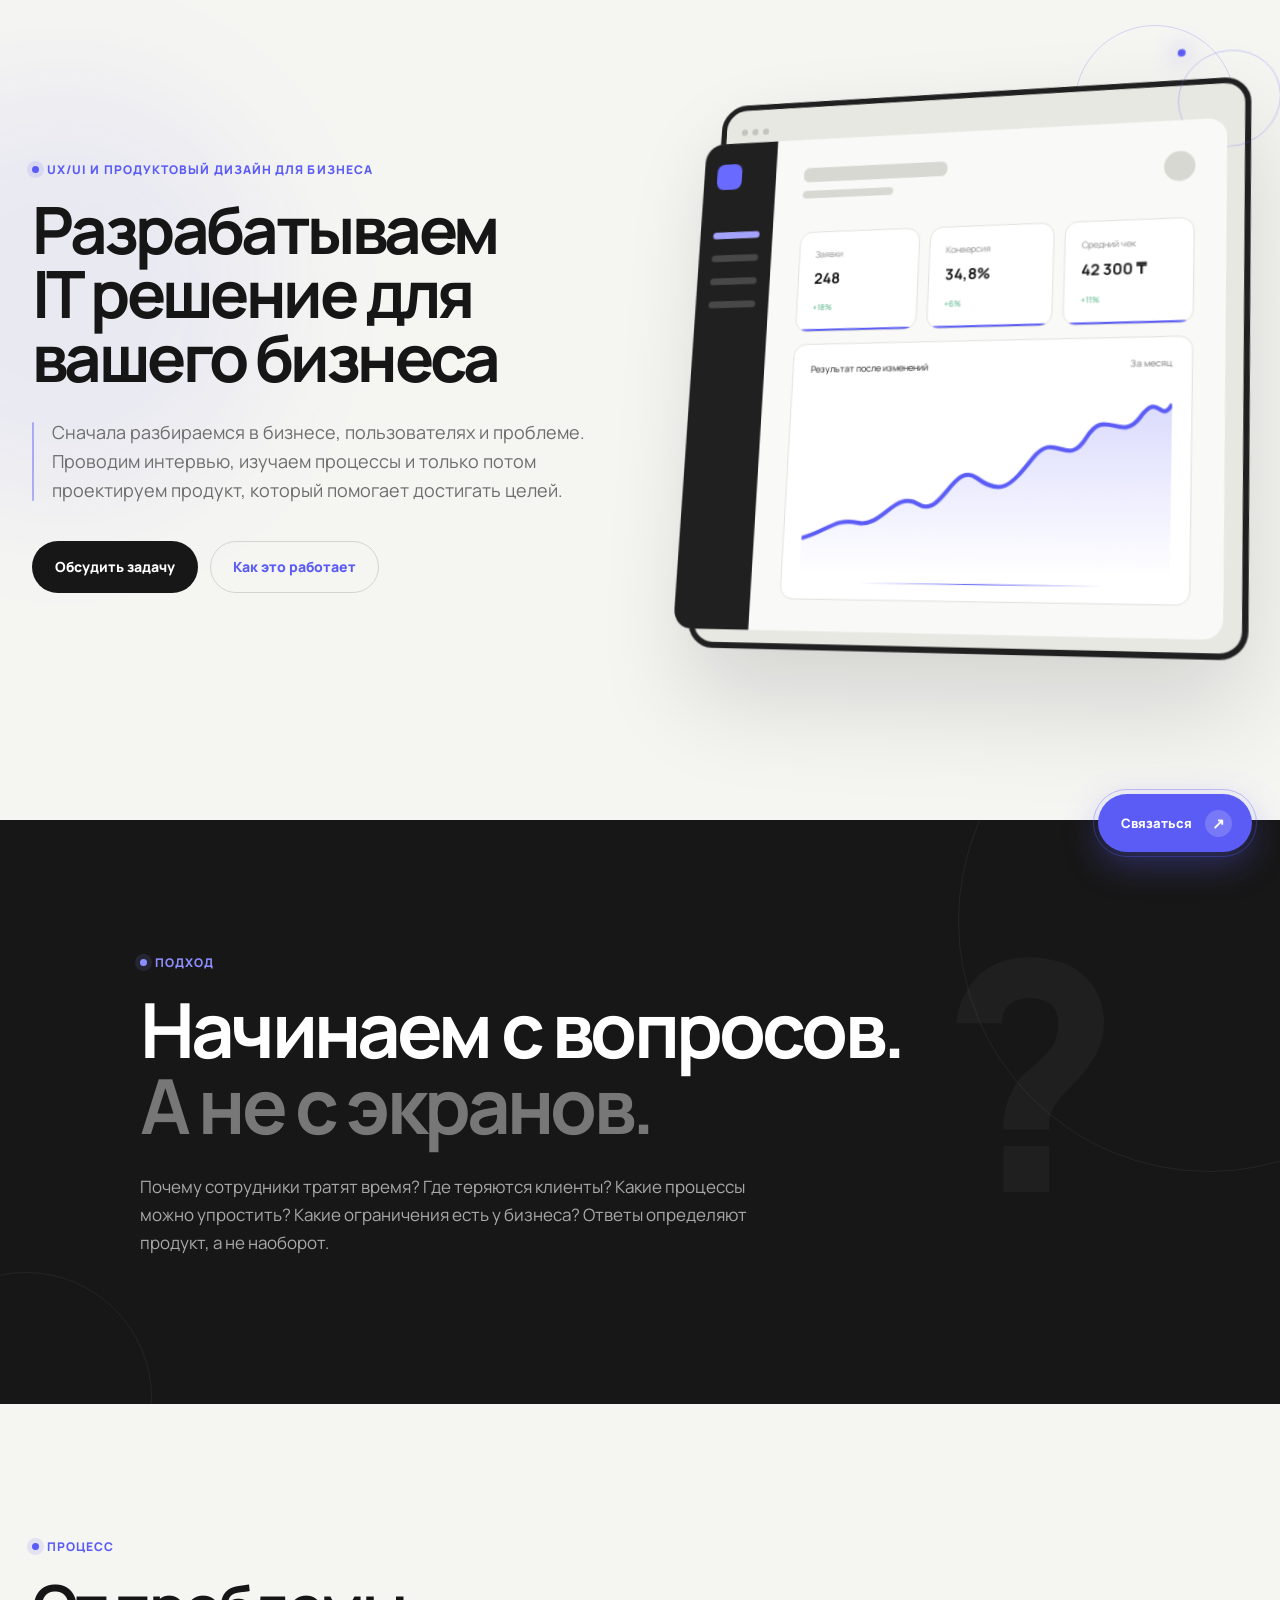
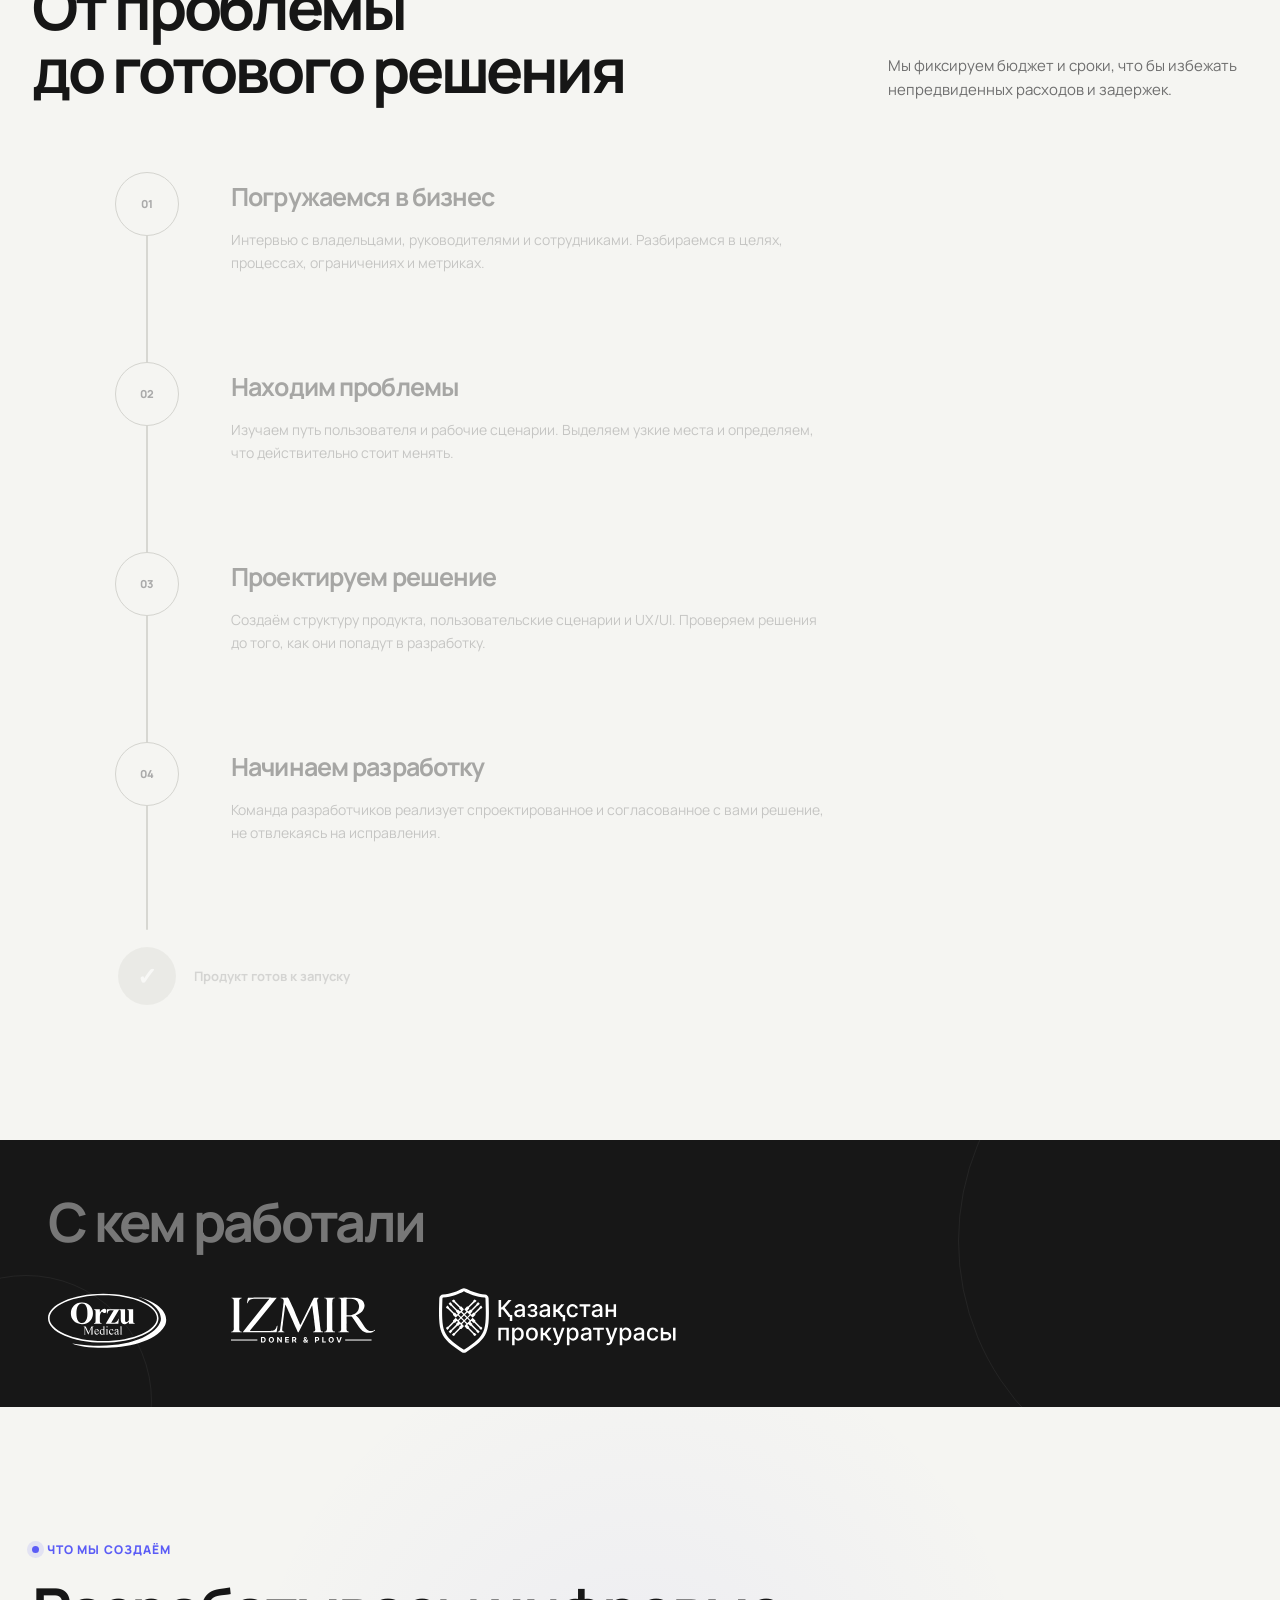
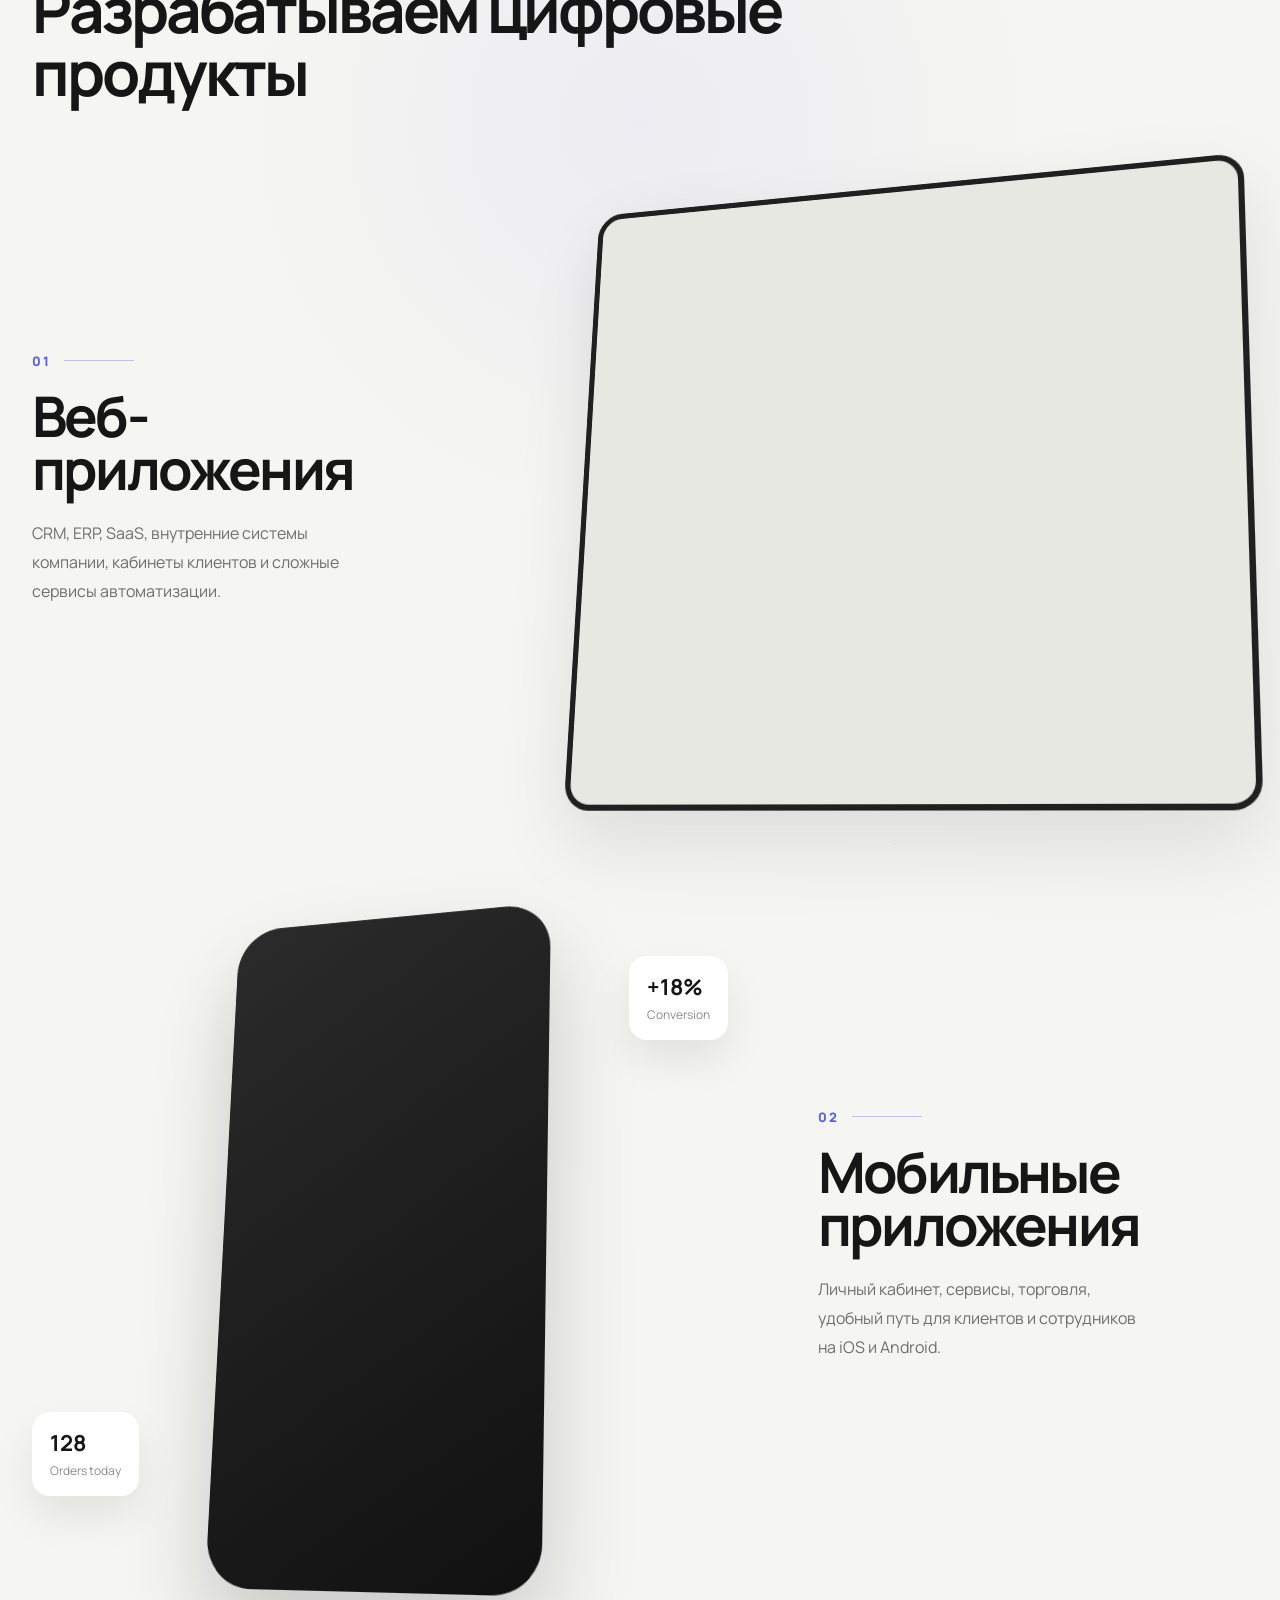
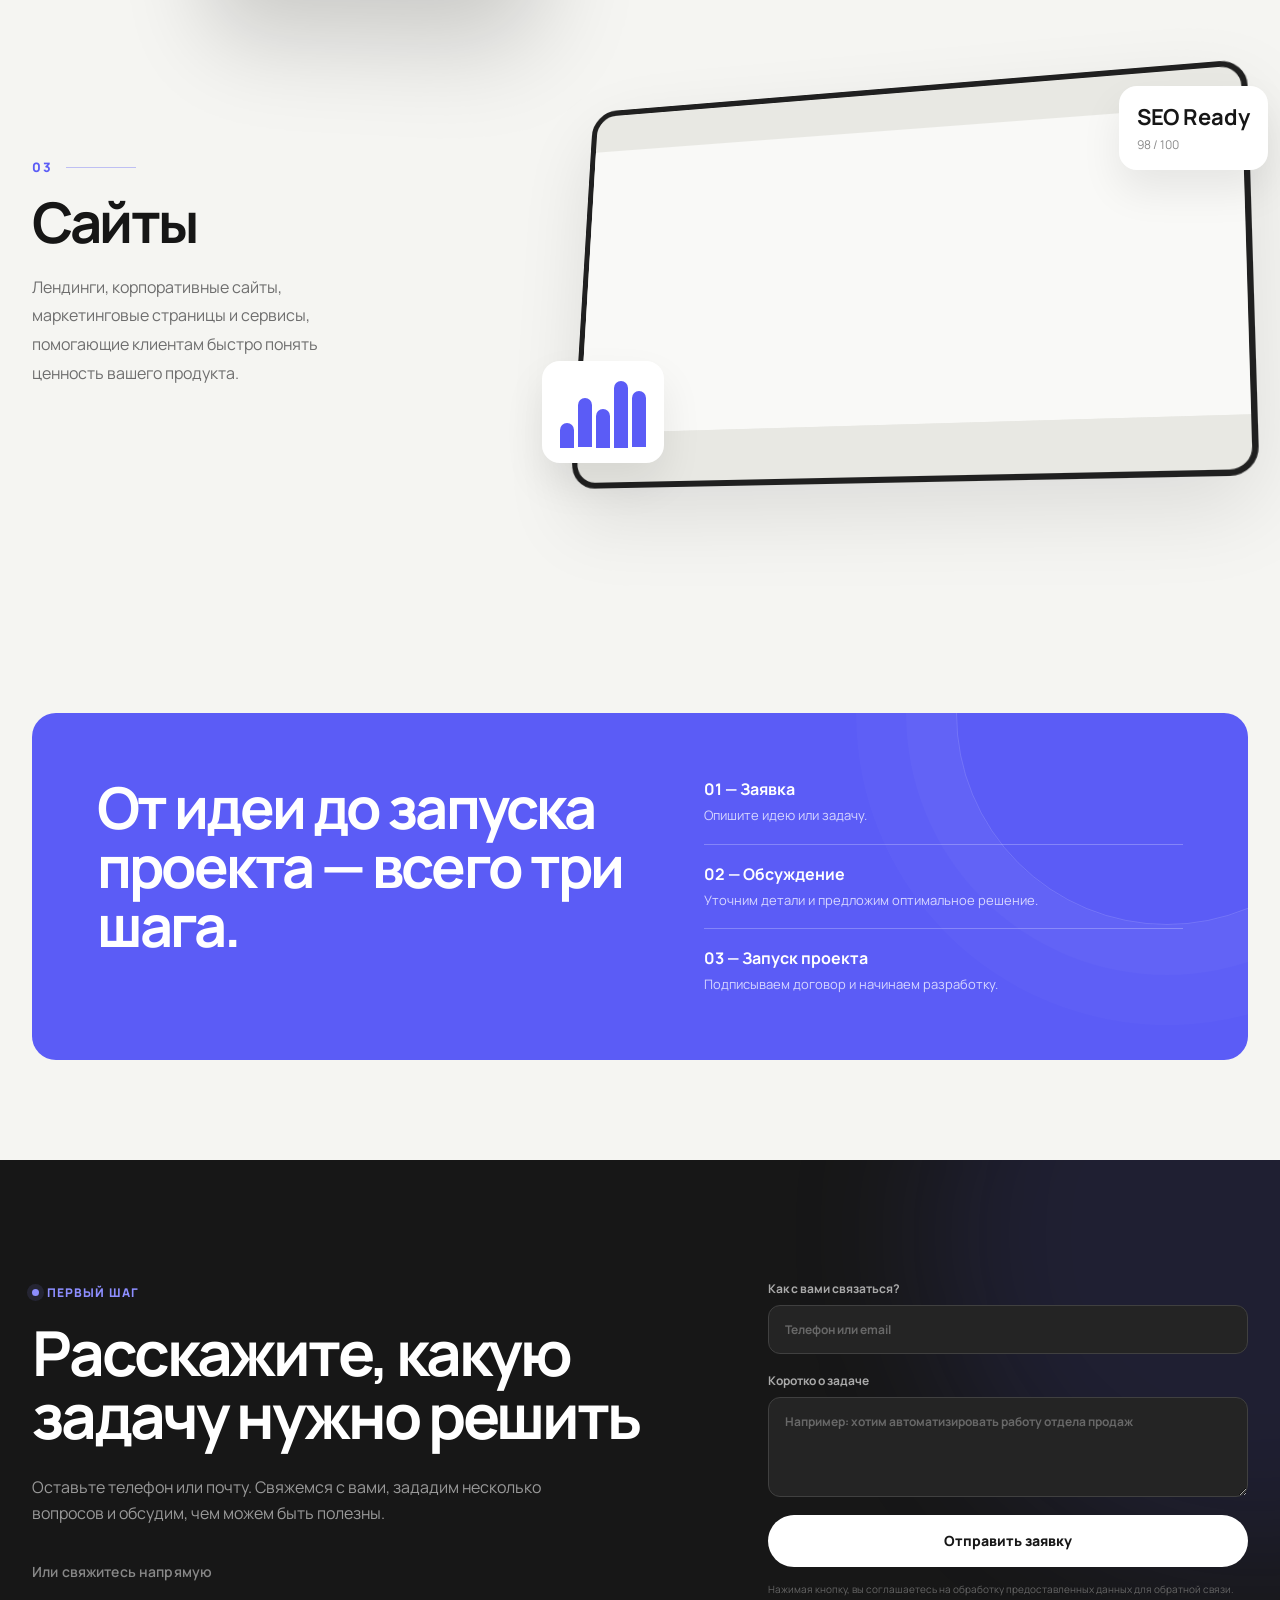
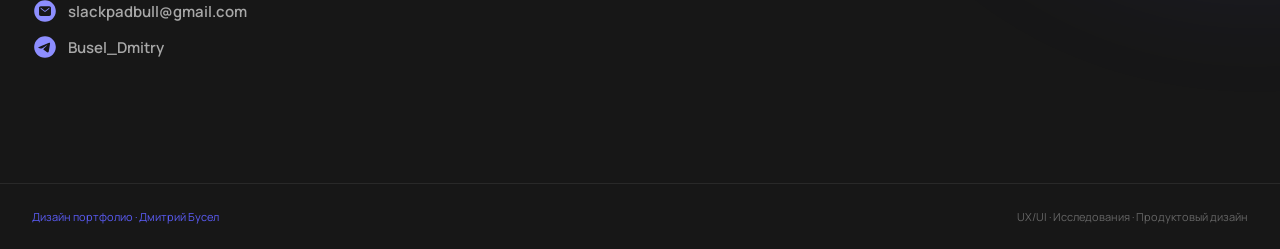
<file: index.html>
﻿<!doctype html>
<html lang="ru">

<head>
  <meta charset="utf-8">
  <meta name="viewport" content="width=device-width, initial-scale=1">
  <meta name="description"
    content="Разрабатываем IT решения для бизнеса: проводим интервью, исследуем процессы и пользователей, находим проблемы и проектируем UX/UI продукта под реальные задачи бизнеса.">
  <title>Цифровые продукты под задачи бизнеса</title>
  <link rel="stylesheet" href="style.css">

  <meta name="theme-color" content="#171717">
  <meta name="color-scheme" content="light">
  <meta name="robots" content="index, follow, max-image-preview:large, max-snippet:-1, max-video-preview:-1">
  <meta name="author" content="Продукт под задачу">
  <meta name="keywords"
    content="разработка IT решений, разработка ПО для бизнеса, UX UI дизайн, продуктовый дизайн, автоматизация бизнеса, цифровые продукты, исследование пользователей, UX исследование, интерфейсы для бизнеса, разработка программного обеспечения">
  <meta name="format-detection" content="telephone=no">

  <link rel="canonical" href="https://busel.kz/">
  <link rel="icon" href="https://dev.busel.kz/favicon.ico" type="image/x-icon">
  <link rel="apple-touch-icon" href="apple-touch-icon.svg">

  <!-- Open Graph -->
  <meta property="og:type" content="website">
  <meta property="og:site_name" content="Продукт под задачу">
  <meta property="og:locale" content="ru_RU">
  <meta property="og:title" content="Разрабатываем IT решение для вашего бизнеса">
  <meta property="og:description"
    content="Исследуем бизнес и пользователей, находим проблемы и проектируем цифровые продукты, которые помогают бизнесу работать эффективнее.">
  <meta property="og:url" content="https://dev.busel.kz/">
  <meta property="og:image" content="https://dev.busel.kz/og-cover.svg">
  <meta property="og:image:alt" content="Продукт под задачу — разработка IT решений для бизнеса">
  <meta property="og:image:type" content="image/svg+xml">

  <!-- X / Twitter -->
  <meta name="twitter:card" content="summary_large_image">
  <meta name="twitter:title" content="Разрабатываем IT решение для вашего бизнеса">
  <meta name="twitter:description"
    content="UX/UI и продуктовый дизайн на основе интервью, исследования процессов и реальных бизнес-задач.">
  <meta name="twitter:image" content="https://dev.busel.kz/og-cover.svg">
  <meta name="twitter:image:alt" content="Продукт под задачу — разработка IT решений для бизнеса">


  <!-- Google tag (gtag.js) -->
  <script async src="https://www.googletagmanager.com/gtag/js?id=G-TS1XDP6YHL"></script>
  <script>
    window.dataLayer = window.dataLayer || [];
    function gtag() { dataLayer.push(arguments); }
    gtag('js', new Date());

    gtag('config', 'G-TS1XDP6YHL');
  </script>

  <!-- Yandex.Metrika counter -->
  <script type="text/javascript">
    (function (m, e, t, r, i, k, a) {
      m[i] = m[i] || function () { (m[i].a = m[i].a || []).push(arguments) };
      m[i].l = 1 * new Date();
      for (var j = 0; j < document.scripts.length; j++) { if (document.scripts[j].src === r) { return; } }
      k = e.createElement(t), a = e.getElementsByTagName(t)[0], k.async = 1, k.src = r, a.parentNode.insertBefore(k, a)
    })(window, document, 'script', 'https://mc.yandex.ru/metrika/tag.js?id=111442006', 'ym');

    ym(111442006, 'init', { ssr: true, webvisor: true, clickmap: true, ecommerce: "dataLayer", referrer: document.referrer, url: location.href, accurateTrackBounce: true, trackLinks: true });
  </script>
  <noscript>
    <div><img src="https://mc.yandex.ru/watch/111442006" style="position:absolute; left:-9999px;" alt="" /></div>
  </noscript>
  <!-- /Yandex.Metrika counter -->

  <script type="application/ld+json">
  {
    "@context": "https://schema.org",
    "@graph": [
      {
        "@type": "ProfessionalService",
        "@id": "https://dev.busel.kz/#business",
        "name": "Продукт под задачу",
        "url": "https://dev.busel.kz/",
        "description": "Проектирование IT решений для бизнеса: исследование, интервью, UX/UI и продуктовый дизайн.",
        "serviceType": [
          "Продуктовый дизайн",
          "UX/UI дизайн",
          "UX исследование",
          "Проектирование IT решений",
          "Автоматизация бизнес-процессов"
        ],
        "areaServed": {
          "@type": "Place",
          "name": "Казахстан"
        }
      },
      {
        "@type": "WebSite",
        "@id": "https://dev.busel.kz/#website",
        "url": "https://dev.busel.kz/",
        "name": "Продукт под задачу",
        "description": "IT решения и цифровые продукты под задачи бизнеса.",
        "inLanguage": "ru-RU"
      },
      {
        "@type": "WebPage",
        "@id": "https://dev.busel.kz/#webpage",
        "url": "https://dev.busel.kz/",
        "name": "Разрабатываем IT решение для вашего бизнеса",
        "description": "Исследование бизнеса и пользователей, UX/UI и проектирование цифровых продуктов.",
        "isPartOf": {
          "@id": "https://dev.busel.kz/#website"
        },
        "inLanguage": "ru-RU"
      }
    ]
  }
  </script>

</head>

<body>
  <noscript>
    <div class="noscript-notice">Для отправки заявки и анимаций включите JavaScript. Основная информация о
      проектировании IT решений доступна на странице без JavaScript.</div>
  </noscript>


  <div class="page-scale">
    <main id="top">
      <section class="hero container" aria-labelledby="hero-title">
        <div class="hero-copy">
          <p class="eyebrow">UX/UI и&nbsp;продуктовый дизайн для бизнеса</p>
          <h1 id="hero-title">Разрабатываем IT&nbsp;решение для вашего бизнеса</h1>
          <p class="hero-text">
            Сначала разбираемся в&nbsp;бизнесе, пользователях и&nbsp;проблеме. Проводим интервью,
            изучаем процессы и&nbsp;только потом проектируем продукт, который помогает достигать целей.
          </p>
          <div class="hero-actions">
            <a class="button button-primary" href="#contact" onclick="ym(111442006,'reachGoal','task_click')">Обсудить
              задачу</a>
            <a class="button button-secondary" href="#process" onclick="ym(111442006,'reachGoal','process_click')">Как
              это
              работает</a>
          </div>
        </div>

        <div class="hero-preview" role="img" aria-label="Предпросмотр цифрового продукта для бизнеса">
          <div class="window">
            <div class="window-bar">
              <span></span><span></span><span></span>
            </div>
            <div class="dashboard">
              <aside class="sidebar">
                <div class="side-logo"></div>
                <div class="side-line active"></div>
                <div class="side-line"></div>
                <div class="side-line"></div>
                <div class="side-line"></div>
              </aside>
              <div class="dash-main">
                <div class="dash-head">
                  <div>
                    <div class="skeleton title"></div>
                    <div class="skeleton subtitle"></div>
                  </div>
                  <div class="avatar"></div>
                </div>
                <div class="metric-grid">
                  <div class="metric"><span>Заявки</span><strong>248</strong><i class="up">+18%</i></div>
                  <div class="metric"><span>Конверсия</span><strong>34,8%</strong><i class="up">+6%</i></div>
                  <div class="metric"><span>Средний чек</span><strong>42 300 ₸</strong><i class="up">+11%</i></div>
                </div>
                <div class="chart-card">
                  <div class="chart-title"><span>Результат после изменений</span><b>За месяц</b></div>
                  <svg viewBox="0 0 600 180" preserveAspectRatio="none" aria-hidden="true">
                    <defs>
                      <linearGradient id="fill" x1="0" x2="0" y1="0" y2="1">
                        <stop offset="0" stop-color="#5b5cf6" stop-opacity=".22" />
                        <stop offset="1" stop-color="#5b5cf6" stop-opacity="0" />
                      </linearGradient>
                    </defs>
                    <path class="area"
                      d="M0 145 C45 138 55 125 95 130 S155 98 195 112 S250 70 290 87 S345 95 380 68 S435 79 465 49 S520 55 550 30 S580 38 600 18 L600 180 L0 180Z" />
                    <path class="line"
                      d="M0 145 C45 138 55 125 95 130 S155 98 195 112 S250 70 290 87 S345 95 380 68 S435 79 465 49 S520 55 550 30 S580 38 600 18" />
                  </svg>
                </div>
              </div>
            </div>
          </div>
        </div>
      </section>

      <section class="statement" aria-labelledby="approach-title">
        <div class="container statement-inner">
          <p class="eyebrow">Подход</p>
          <h2 id="approach-title">Начинаем с&nbsp;вопросов.<br><span>А&nbsp;не&nbsp;с&nbsp;экранов.</span></h2>
          <p>
            Почему сотрудники тратят время? Где теряются клиенты? Какие процессы можно упростить?
            Какие ограничения есть у&nbsp;бизнеса? Ответы определяют продукт, а&nbsp;не&nbsp;наоборот.
          </p>
        </div>
      </section>

      <section class="section container" id="process" aria-labelledby="process-title">
        <div class="section-heading">
          <div>
            <p class="eyebrow">Процесс</p>
            <h2 id="process-title">От проблемы<br>до готового решения</h2>
          </div>
          <p>Мы&nbsp;фиксируем бюджет и&nbsp;сроки, что&nbsp;бы избежать непредвиденных расходов и&nbsp;задержек.</p>
        </div>

        <div class="process-timeline" id="processTimeline">
          <div class="timeline-progress"><span></span></div>

          <article class="process-step">
            <div class="step-marker"><span>01</span></div>
            <div class="step-content">
              <span class="number">01</span>
              <h3>Погружаемся в бизнес</h3>
              <p>Интервью с&nbsp;владельцами, руководителями и&nbsp;сотрудниками. Разбираемся в&nbsp;целях, процессах,
                ограничениях и&nbsp;метриках.</p>
            </div>
          </article>

          <article class="process-step">
            <div class="step-marker"><span>02</span></div>
            <div class="step-content">
              <span class="number">02</span>
              <h3>Находим проблемы</h3>
              <p>Изучаем путь пользователя и&nbsp;рабочие сценарии. Выделяем узкие места и&nbsp;определяем,
                что&nbsp;действительно стоит менять.</p>
            </div>
          </article>

          <article class="process-step">
            <div class="step-marker"><span>03</span></div>
            <div class="step-content">
              <span class="number">03</span>
              <h3>Проектируем решение</h3>
              <p>Создаём структуру продукта, пользовательские сценарии и&nbsp;UX/UI. Проверяем решения до&nbsp;того, как
                они попадут в&nbsp;разработку.</p>
            </div>
          </article>

          <article class="process-step">
            <div class="step-marker"><span>04</span></div>
            <div class="step-content">
              <span class="number">04</span>
              <h3>Начинаем разработку</h3>
              <p>Команда разработчиков реализует спроектированное и&nbsp;согласованное с&nbsp;вами решение,
                не&nbsp;отвлекаясь на&nbsp;исправления.</p>
            </div>
          </article>

          <div class="timeline-finish">
            <div class="finish-marker">✓</div>
            <span>Продукт готов к&nbsp;запуску</span>
          </div>
        </div>
      </section>

      <section class="statement statement-partners" aria-label="С кем работали">
        <div class="container statement-partners-inner">
          <div class="partners-block">
            <h2 class="partners-title">С&nbsp;кем работали</h2>
            <!-- <h2 id="approach-title"><span>С&nbsp;кем работали</span></h2> -->
            <div class="partners-list">
              <svg width="155" height="85" viewBox="0 0 220 120" fill="none" xmlns="http://www.w3.org/2000/svg">
                <path fill-rule="evenodd" clip-rule="evenodd"
                  d="M90.7517 75.8453C89.4318 75.8453 88.3329 76.3272 87.4554 77.2915C86.5852 78.2484 86.1502 79.5855 86.1502 81.3021C86.1502 82.887 86.5744 84.1506 87.4227 85.0929C88.2783 86.0277 89.3046 86.4961 90.501 86.4962C91.6033 86.4962 92.5212 86.0869 93.2537 85.2689C93.986 84.4435 94.4282 83.53 94.5805 82.5293L94.2436 82.3095C93.9172 83.1861 93.5114 83.8078 93.0254 84.1731C92.5468 84.531 91.9808 84.7098 91.3281 84.7098C90.3492 84.7098 89.4971 84.2861 88.7719 83.4388C88.0467 82.5915 87.6877 81.4225 87.6949 79.9323H94.5805C94.5805 78.6905 94.2215 77.7003 93.5036 76.9626C92.7856 76.2176 91.8685 75.8453 90.7517 75.8453ZM104.263 70.6074L101.293 71.8347L101.434 72.2177C101.746 72.1008 101.996 72.0425 102.185 72.0425C102.359 72.0425 102.504 72.0901 102.62 72.1851C102.736 72.2799 102.819 72.4589 102.87 72.7218C102.928 72.9847 102.957 73.6901 102.957 74.837V76.6886C102.384 76.1263 101.659 75.8453 100.781 75.8453C99.3671 75.8453 98.21 76.4438 97.3108 77.6419C96.4116 78.8325 95.9625 80.1475 95.9624 81.5864C95.9624 83.0255 96.3684 84.2059 97.1807 85.1264C97.9928 86.0394 98.943 86.4961 100.031 86.4962C100.567 86.4962 101.068 86.3862 101.532 86.1672C101.996 85.9408 102.471 85.5715 102.957 85.0602V86.4962H103.457L106.417 85.2578L106.297 84.8739C105.971 84.998 105.709 85.0602 105.514 85.0602C105.354 85.0602 105.212 85.0089 105.089 84.9065C104.973 84.8043 104.886 84.6252 104.828 84.3698C104.777 84.1065 104.752 83.3872 104.752 82.2116V70.6074H104.263ZM118.078 75.8556C116.772 75.8556 115.652 76.3492 114.716 77.3353C113.788 78.3215 113.324 79.6034 113.324 81.181C113.324 82.8101 113.745 84.1033 114.586 85.0602C115.427 86.0172 116.413 86.4961 117.544 86.4962C118.495 86.4962 119.361 86.1415 120.145 85.433C120.928 84.7171 121.454 83.6978 121.722 82.3756L121.407 82.2219C121.03 83.1056 120.642 83.7159 120.243 84.052C119.677 84.5414 119.038 84.7863 118.328 84.7863C117.334 84.7862 116.544 84.3294 115.957 83.4165C115.376 82.4961 115.086 81.4369 115.086 80.2389C115.086 79.0628 115.38 78.1164 115.967 77.4006C116.409 76.8601 116.993 76.5899 117.718 76.5899C118.168 76.5899 118.52 76.6996 118.774 76.9188C119.028 77.1451 119.173 77.4739 119.209 77.9047C119.253 78.3355 119.336 78.6281 119.459 78.7815C119.676 79.0591 119.999 79.198 120.427 79.198C120.746 79.198 120.993 79.1136 121.167 78.9456C121.348 78.7703 121.439 78.5436 121.439 78.2662C121.439 77.7039 121.123 77.1634 120.493 76.6448C119.862 76.1189 119.057 75.8556 118.078 75.8556ZM127.281 75.8556C126.128 75.8556 125.232 76.1189 124.594 76.6448C123.955 77.1708 123.637 77.748 123.637 78.3762C123.637 78.7048 123.72 78.9643 123.886 79.1542C124.06 79.3442 124.282 79.4394 124.551 79.4394C124.826 79.4393 125.047 79.3479 125.214 79.1654C125.388 78.9828 125.475 78.7233 125.475 78.3873L125.453 77.7518C125.453 77.4305 125.591 77.1456 125.866 76.8973C126.135 76.6489 126.498 76.5246 126.954 76.5246C127.556 76.5246 128.013 76.7102 128.326 77.0828C128.644 77.4554 128.803 78.1423 128.803 79.1431V79.5373C127.092 80.1655 125.866 80.699 125.127 81.1372C124.395 81.5756 123.88 82.0437 123.582 82.5405C123.365 82.8983 123.256 83.3215 123.256 83.8107C123.256 84.5849 123.477 85.2098 123.919 85.6846C124.369 86.1595 124.939 86.3974 125.628 86.3974C126.069 86.3973 126.487 86.306 126.879 86.1234C127.139 85.9992 127.781 85.5387 128.803 84.7425C128.811 85.3414 128.92 85.7652 129.131 86.0135C129.341 86.2619 129.623 86.3862 129.979 86.3862C130.718 86.3861 131.494 85.8379 132.306 84.7425V84.1293C131.871 84.5673 131.578 84.8339 131.425 84.9288C131.339 84.98 131.237 85.0053 131.121 85.0053C131.012 85.0052 130.914 84.9691 130.827 84.8962C130.747 84.8231 130.689 84.6802 130.653 84.4685C130.616 84.2492 130.599 83.6613 130.599 82.7045V79.2968C130.599 78.3252 130.534 77.682 130.403 77.3679C130.2 76.8858 129.884 76.5312 129.456 76.3047C128.89 76.0054 128.166 75.8556 127.281 75.8556ZM65.8734 71.3305V71.7359C66.4751 71.7359 66.9104 71.8088 67.1787 71.9549C67.4542 72.0938 67.6424 72.2696 67.7438 72.4813C67.8888 72.7736 67.9618 73.2481 67.9618 73.9052V83.614C67.9618 84.4468 67.8818 84.9803 67.7223 85.214C67.4613 85.5936 67.0189 85.7833 66.3955 85.7834H65.8734V86.1887H71.0074V85.7834H70.4853C69.9052 85.7833 69.4812 85.6298 69.2128 85.323C69.0171 85.0965 68.919 84.5269 68.919 83.614V73.6862L74.6191 86.1887H74.9783L80.6672 73.6862V83.614C80.6672 84.4468 80.5881 84.9803 80.4286 85.214C80.1748 85.5938 79.7318 85.7834 79.1009 85.7834H78.5788V86.1887H84.8449V85.7834H84.3331C83.7532 85.7833 83.329 85.6298 83.0606 85.323C82.8577 85.0964 82.7565 84.5268 82.7565 83.614V73.9052C82.7565 73.0726 82.8356 72.5391 82.9951 72.3053C83.2562 71.9255 83.7024 71.736 84.3331 71.7359H84.8449V71.3305H80.6672L75.4022 82.9562L70.0502 71.3305H65.8734ZM110.017 75.8556L107.015 77.0828L107.167 77.4779C107.457 77.3684 107.703 77.313 107.906 77.313C108.095 77.313 108.244 77.3607 108.352 77.4555C108.461 77.5432 108.541 77.7044 108.592 77.9382C108.657 78.2597 108.689 78.9645 108.689 80.0526V83.9206C108.689 84.5411 108.639 84.9612 108.538 85.1805C108.444 85.3997 108.313 85.5569 108.146 85.652C107.979 85.7468 107.653 85.7945 107.167 85.7945V86.1887H112.008V85.7945C111.537 85.7945 111.21 85.743 111.029 85.6408C110.855 85.5385 110.72 85.3849 110.626 85.1805C110.539 84.9685 110.495 84.5485 110.495 83.9206V75.8556H110.017ZM135.995 70.6074L133.025 71.8347L133.208 72.2177C133.499 72.1007 133.739 72.0425 133.928 72.0425C134.101 72.0425 134.242 72.0902 134.352 72.1851C134.468 72.2799 134.551 72.4589 134.602 72.7218C134.653 72.9775 134.678 73.6716 134.678 74.8035V83.9206C134.678 84.5412 134.631 84.9612 134.536 85.1805C134.442 85.3997 134.312 85.5569 134.144 85.652C133.978 85.7468 133.666 85.7945 133.208 85.7945V86.1887H138.093V85.7945C137.579 85.7945 137.227 85.743 137.038 85.6408C136.85 85.5312 136.709 85.3745 136.614 85.1702C136.527 84.9656 136.483 84.5488 136.483 83.9206V70.6074H135.995ZM109.593 70.6074C109.281 70.6074 109.016 70.7172 108.799 70.9363C108.589 71.148 108.484 71.4069 108.483 71.7136C108.483 72.0203 108.592 72.2837 108.809 72.5028C109.027 72.722 109.288 72.8317 109.593 72.8317C109.898 72.8316 110.155 72.7219 110.365 72.5028C110.583 72.2836 110.692 72.0203 110.692 71.7136C110.692 71.4069 110.582 71.148 110.365 70.9363C110.155 70.7173 109.898 70.6075 109.593 70.6074ZM77.6759 31.9381C73.8399 28.0933 68.8454 26.286 62.6925 26.5156C56.9955 26.286 52.1907 28.1032 48.2787 31.9672C44.3858 35.812 42.4391 40.6228 42.439 46.3995C42.439 51.5453 43.9393 55.9934 46.9398 59.7427C50.7379 64.4867 56.1125 66.8587 63.063 66.8587C69.9945 66.8587 75.3597 64.3718 79.1578 59.3983C82.0254 55.649 83.4587 51.3064 83.4587 46.3711C83.4586 40.5942 81.531 35.7829 77.6759 31.9381ZM132.205 39.14V40.2023C133.381 40.3553 134.151 40.6805 134.512 41.1779C134.891 41.6754 135.082 42.938 135.082 44.9652V55.6101C135.082 58.709 135.281 60.8808 135.679 62.1242C136.079 63.3675 136.857 64.4581 138.016 65.3953C139.193 66.3134 140.531 66.772 142.032 66.772C143.608 66.772 145.033 66.4284 146.306 65.7397C147.577 65.0321 148.85 63.9128 150.123 62.3827V65.969H160.976V64.9359C159.817 64.8021 159.047 64.4868 158.667 63.9895C158.288 63.473 158.098 62.1906 158.098 60.1438V39.14H147.246V40.2023C148.422 40.3553 149.192 40.6806 149.552 41.1779C149.932 41.6753 150.123 42.9378 150.123 44.9652V59.3124C149.059 60.8234 148.147 61.8279 147.387 62.3251C146.837 62.6884 146.22 62.8696 145.536 62.8696C145.023 62.8696 144.568 62.7263 144.169 62.4393C143.79 62.1525 143.505 61.7316 143.314 61.1769C143.143 60.6221 143.058 59.3882 143.058 57.4755V39.14H132.205ZM104.74 38.337C103.506 38.337 102.223 38.7963 100.894 39.7145C99.5647 40.6137 98.017 42.4503 96.2511 45.2237V39.14H85.3696V40.2023C86.281 40.2979 86.9171 40.4699 87.2779 40.7185C87.6388 40.9672 87.9143 41.3594 88.1042 41.895C88.2561 42.3158 88.3325 43.2915 88.3325 44.8218V59.6559C88.3325 61.9898 88.123 63.4347 87.7053 63.9895C87.3064 64.5249 86.5277 64.8403 85.3696 64.9359V65.969H99.755V64.9359C98.6918 64.8785 97.932 64.7351 97.4762 64.5056C97.0396 64.2571 96.7072 63.8745 96.4794 63.3583C96.3464 63.0522 96.2795 62.3538 96.2795 61.2636L96.2511 59.6559V53.4872C96.2511 51.2491 96.5548 49.2022 97.1626 47.3467C97.5614 46.1416 98.1502 45.2137 98.9288 44.5633C99.4224 44.1426 99.9445 43.9322 100.495 43.9321C100.742 43.9321 100.961 43.99 101.151 44.1047C101.284 44.1816 101.721 44.5446 102.461 45.1946C103.202 45.8449 104.075 46.1702 105.082 46.1702C105.955 46.1701 106.696 45.8162 107.303 45.1087C107.93 44.4009 108.244 43.406 108.244 42.1243C108.244 40.9192 107.92 39.9914 107.275 39.3409C106.648 38.6717 105.803 38.337 104.74 38.337ZM109.357 39.14V46.9448H110.354C110.886 45.0513 111.398 43.741 111.892 43.014C112.386 42.2681 113.032 41.7324 113.829 41.4072C114.627 41.063 115.947 40.8911 117.788 40.8911H122.062L107.419 65.3378V65.969H130.607L131.404 56.7867H130.607C129.79 59.5796 128.576 61.5023 126.961 62.5544C125.347 63.6065 122.717 64.1329 119.07 64.1329H117.247L131.776 39.9155V39.14H109.357ZM100.651 76.5246C100.992 76.5246 101.34 76.6305 101.695 76.8423C102.058 77.0469 102.348 77.3539 102.565 77.763C102.783 78.1719 102.913 78.625 102.957 79.1216V84.2933C102.34 84.9579 101.702 85.2904 101.042 85.2904C100.259 85.2903 99.548 84.8996 98.9098 84.1181C98.2717 83.3291 97.9526 82.1962 97.9526 80.7207C97.9527 79.2601 98.2829 78.1498 98.9426 77.3903C99.443 76.8131 100.013 76.5246 100.651 76.5246ZM126.628 85.1264C127.179 85.1262 127.905 84.7608 128.803 84.0305V80.2063C127.708 80.6446 127.001 80.9546 126.682 81.1372C126.109 81.4587 125.699 81.7948 125.453 82.1455C125.206 82.4961 125.083 82.8799 125.083 83.2963C125.083 83.8222 125.239 84.2605 125.551 84.6111C125.863 84.9544 126.223 85.1264 126.628 85.1264ZM63.0346 28.3517C64.9524 28.3517 66.6426 28.8774 68.1048 29.9293C69.586 30.9814 70.8014 32.7895 71.7509 35.3527C72.7005 37.8968 73.1751 41.7424 73.1751 46.8881C73.1751 51.211 72.7098 54.7207 71.7794 57.4179C70.8489 60.0958 69.5484 62.0473 67.8774 63.2715C66.5671 64.2279 64.9337 64.7065 62.9777 64.7066C60.0722 64.7066 57.8123 63.5968 56.1981 61.3779C53.8813 58.2025 52.7226 53.2957 52.7226 46.658C52.7226 41.0723 53.4727 36.7875 54.973 33.8034C56.8151 30.1689 59.5023 28.3517 63.0346 28.3517ZM91.2626 76.9737C90.9074 76.74 90.5342 76.6234 90.1426 76.6233C89.5408 76.6233 88.9998 76.8605 88.5212 77.3353C88.05 77.8029 87.7746 78.4569 87.6949 79.2968H92.3069C92.2706 78.654 92.1946 78.2011 92.0785 77.9382C91.8972 77.5291 91.6253 77.2075 91.2626 76.9737Z"
                  fill="white" />
                <path
                  d="M216.799 69.7832C189.086 117.662 73.3865 115.894 44.7685 102.467C140.119 117.924 200.992 89.2865 209.241 60.5479C212.775 40.964 190.384 22.8487 163.31 14.4373C222.536 30.7332 223.066 57.273 216.799 69.7832Z"
                  fill="white" />
                <path
                  d="M102.585 10.2439C159.241 10.2439 205.171 30.5658 205.171 55.634C205.171 80.7023 159.241 101.024 102.585 101.024C45.9288 101.024 0.000133663 80.7022 0 55.634C0.000173876 30.5659 45.9288 10.2441 102.585 10.2439ZM102.585 13.1707C74.5668 13.1708 49.3414 18.2022 31.2305 26.2157C22.1713 30.2241 15.0213 34.9202 10.1767 39.9881C5.34632 45.0412 2.92687 50.3239 2.92683 55.634C2.92686 60.9442 5.34635 66.2269 10.1767 71.28C15.0213 76.3479 22.1711 81.0454 31.2305 85.0538C49.3414 93.0673 74.5668 98.0973 102.585 98.0974C130.603 98.0974 155.828 93.0672 173.939 85.0538C182.998 81.0454 190.148 76.3478 194.993 71.28C199.823 66.2269 202.244 60.9442 202.244 55.634C202.244 50.3239 199.823 45.0412 194.993 39.9881C190.148 34.9203 182.998 30.2226 173.939 26.2143C155.828 18.201 130.603 13.1707 102.585 13.1707Z"
                  fill="white" />
              </svg>

              <svg width="189" height="85" viewBox="0 0 267 120" fill="none" xmlns="http://www.w3.org/2000/svg">
                <path fill-rule="evenodd" clip-rule="evenodd"
                  d="M84.5428 17.9368C67.9457 38.3018 51.3465 58.6688 34.7494 79.0338C36.6606 79.4356 38.5973 79.3445 40.5763 79.3445C42.977 79.3445 45.3798 79.3569 47.7804 79.3445C48.3737 79.3424 50.3294 79.3382 50.3294 79.3382C50.3294 79.3382 53.923 79.3445 55.6202 79.3445C59.3643 79.3445 63.1062 79.3445 66.8502 79.3445C69.1089 79.3445 73.5247 79.3444 73.5247 79.3444C73.5247 79.3444 75.3405 79.2575 76.1669 79.1311C76.7686 79.0379 77.4509 78.8495 78.04 78.6838C80.9153 77.874 82.2247 75.4922 83.6613 73.2016C84.0681 72.5554 84.5025 70.2565 84.9729 69.9272C85.2293 69.7491 85.6255 69.8195 85.92 69.8175C85.92 72.2489 85.3606 74.7632 84.9729 77.176C84.7483 78.574 84.9432 80.4546 84.013 81.6227C82.8858 82.1487 81.0424 81.8298 79.7753 81.8298C76.597 81.8298 73.4187 81.8298 70.2404 81.8298C59.0104 81.8298 47.7804 81.8298 36.5504 81.8298C33.1603 81.8298 29.7701 81.8298 26.3799 81.8298C24.903 81.8298 22.9494 82.1715 21.6124 81.5191C38.0697 61.0154 54.5248 40.5116 70.982 20.0079C68.8398 19.5895 65.3374 19.9043 63.0363 19.9043C57.7391 19.9043 52.4419 19.9043 47.1448 19.9043C42.9579 19.9043 38.6375 19.5792 34.9676 21.8781C33.2916 22.9281 32.2661 24.5456 31.3931 26.2543C31.0223 26.975 30.713 27.7703 30.1938 28.3958C29.2467 27.789 29.715 26.5215 29.8697 25.5936C30.2744 23.1767 30.4862 20.2336 31.3592 17.9368C32.4102 17.7318 33.5607 17.8333 34.6435 17.8333C36.828 17.8333 39.0274 17.9016 41.2119 17.8333C41.6696 17.8188 42.0362 17.6655 42.4833 17.6261C44.1466 17.4791 45.8968 17.6261 47.5685 17.6261C51.0287 17.6261 54.4909 17.6261 57.951 17.6261C61.3412 17.6261 64.7314 17.6261 68.1215 17.6261C69.7234 17.6261 71.4016 17.4853 72.9949 17.6261C73.5819 17.6779 74.0777 17.8333 74.69 17.8333C76.8089 17.8333 78.9278 17.8333 81.0466 17.8333C82.1951 17.8333 83.4261 17.7193 84.5428 17.9368ZM128.085 68.3677C129.179 67.0505 129.942 65.1306 130.562 63.54C131.298 61.6533 132.406 59.7499 133.311 57.9419C137.923 48.7069 142.415 39.5382 147.015 30.3302C148.422 27.5156 149.84 24.6678 151.253 21.8387C151.902 20.5422 152.357 19.1774 153.3 18.0404C156.054 18.0404 158.809 18.0404 161.564 18.0404C161.489 18.4691 161.614 18.6368 161.881 18.9724C161.142 20.0742 160.042 19.9996 159.379 21.7041C158.745 23.3278 159.284 25.225 159.544 26.8487C159.996 29.6654 160.152 32.5276 160.604 35.3401C160.767 36.3632 160.665 37.4112 160.828 38.4343C161.689 43.7943 162.074 49.2413 162.934 54.6012C163.129 55.8252 162.964 57.0927 163.159 58.3167C163.579 60.9304 163.786 63.5856 164.206 66.1993C164.269 66.6031 164.155 67.0256 164.218 67.4295C164.638 70.0411 164.846 72.7004 165.265 75.3121C165.469 76.5879 165.416 78.0127 166.231 79.1311C167.164 80.4069 168.719 80.6182 170.145 80.8978C170.143 81.1567 170.242 81.6102 169.992 81.7842C169.749 81.9561 169.058 81.8298 168.768 81.8298C167.778 81.8298 166.791 81.8298 165.801 81.8298C162.693 81.8298 159.587 81.8298 156.478 81.8298C154.866 81.8298 153.069 82.0327 151.499 81.7262C151.501 81.5295 151.421 81.1132 151.546 80.9433C151.69 80.7466 153.383 80.5457 153.823 80.2702C155.071 79.4874 155.633 78.3959 155.73 76.9565C155.751 76.6396 155.58 76.4263 155.531 76.1281C155.421 75.4425 155.427 74.7363 155.319 74.057C155.266 73.7215 155.359 73.3694 155.307 73.0339C154.987 71.0373 154.792 69.0118 154.472 67.0153C154.408 66.6114 154.523 66.1889 154.459 65.7851C154.239 64.4078 154.056 63.0077 153.836 61.6305C153.772 61.2266 153.887 60.8041 153.823 60.4003C153.525 58.5404 153.287 56.6557 152.988 54.7959C152.825 53.7728 152.927 52.7248 152.764 51.7017C152.332 49.0093 151.938 46.3045 151.505 43.612C151.363 42.7235 151.423 41.8206 151.281 40.9321C150.993 39.1385 150.747 37.3263 150.446 35.5348C150.283 34.5573 150.359 33.0039 149.698 32.3308C141.434 48.8312 133.171 65.3294 124.907 81.8298C124.483 81.8298 124.06 81.8298 123.636 81.8298C123.123 81.2126 122.928 80.4276 122.642 79.6945C122.068 78.2199 121.309 76.8157 120.735 75.3452C120.472 74.6721 120.019 74.0756 119.756 73.4025C118.701 70.6998 117.341 68.1068 116.285 65.404C115.08 62.3139 113.465 59.3792 112.26 56.2912C111.997 55.6181 111.543 55.0216 111.281 54.3485C110.09 51.2999 108.577 48.3652 107.386 45.3145C107.181 44.7843 106.825 44.3162 106.619 43.786C104.839 39.2234 102.564 34.8348 100.328 30.4669C99.7901 33.0971 99.5931 35.7978 99.1693 38.4468C99.0951 38.9169 99.2307 39.414 99.1566 39.8841C97.9552 47.3773 97.4043 54.9802 96.2029 62.4713C95.9613 63.9749 96.0079 65.5117 95.7664 67.0153C95.4888 68.7426 95.2091 70.4802 94.9316 72.2054C94.7578 73.2948 94.8807 74.4173 94.707 75.5067C94.4887 76.8633 94.3468 78.3358 95.2494 79.5453C96.0821 80.6596 97.6204 80.5581 98.7392 81.1049C98.6565 81.2685 98.5273 81.691 98.3747 81.7842C98.0399 81.9892 96.1563 81.8298 95.6668 81.8298C93.6179 81.8298 91.571 81.8298 89.5221 81.8298C88.4394 81.8298 87.2888 81.9312 86.2378 81.7262C86.24 81.5274 86.1594 81.1173 86.2845 80.9433C86.4963 80.6451 87.4371 80.6472 87.7867 80.5478C88.1936 80.4338 88.6491 80.0963 88.986 79.856C90.198 78.9903 90.5964 77.2257 90.8591 75.8878C91.0201 75.076 90.9883 74.262 91.1176 73.4481C91.4058 71.6545 91.6643 69.8444 91.9524 68.0508C92.0054 67.7153 91.9122 67.3632 91.9651 67.0277C92.836 61.5891 93.4123 56.0924 94.2832 50.6537C94.4463 49.6306 94.3446 48.5826 94.5078 47.5595C94.8171 45.6313 95.0333 43.6762 95.3426 41.7481C95.4952 40.7933 95.4147 39.8157 95.5672 38.861C95.8766 36.9328 96.0927 34.9777 96.4021 33.0495C96.5546 32.0947 96.4741 31.1172 96.6267 30.1624C97.0081 27.791 97.6946 24.2515 97.0038 21.9112C96.5292 20.2999 94.4294 19.2126 92.872 18.9081C92.3169 18.7984 91.9969 18.9081 91.535 18.5581C91.5965 18.3697 91.4905 18.2247 91.6876 18.0859C91.9206 17.9223 92.4228 18.0756 92.694 18.0341C93.5564 17.9016 94.3446 17.8333 95.243 17.8333C97.5039 17.8333 99.7626 17.8333 102.023 17.8333C102.943 17.8333 104.288 17.5868 105.161 17.8726C105.67 18.0383 106.07 18.8025 106.333 19.2126C107.45 20.9502 108.838 23.8498 109.586 25.7676C110.44 27.9588 111.698 30.0009 112.552 32.1879C113.196 33.8427 114.158 35.3753 114.802 37.0301C116.525 41.4457 118.457 45.7908 120.18 50.2064C120.657 51.4304 121.318 52.5819 121.795 53.8059C123.163 57.3143 124.778 60.7254 126.178 64.2255C126.71 65.5531 127.162 67.2535 128.085 68.3677ZM230.533 50.4528C232.385 52.263 234.58 53.8556 236.141 55.9474C239.741 60.7689 242.716 66.044 246.312 70.8592C248.53 73.8312 250.414 76.8384 253.912 78.5492C254.474 78.8225 255.065 79.1808 255.681 79.3051C258.044 79.7856 260.748 79.738 263.017 78.8909C264.036 78.5119 265.401 77.1843 266.341 77.1698C266.24 78.6299 266.513 78.9489 262.244 81.0345C257.974 83.12 252.081 83.4514 247.63 81.7904C240.987 79.3155 237.245 73.5206 233.599 67.9597C232.141 65.7354 230.643 63.5297 229.162 61.3198C227.791 59.2736 226.397 57.2853 224.924 55.3137C224.462 54.6965 224.053 53.518 223.322 53.1515C222.371 52.6772 221.087 52.8346 220.044 52.8346C217.925 52.8346 215.807 52.8346 213.688 52.8346C213.27 54.8746 213.582 57.2646 213.582 59.3585C213.582 61.6077 213.779 63.9522 213.582 66.1931C213.565 66.3919 213.45 66.628 213.45 66.8144C213.45 68.4319 213.582 70.1343 213.582 71.785C213.582 73.8582 213.09 77.232 214.251 79.0007C214.821 79.8705 216.097 80.556 217.118 80.7549C217.766 80.8812 217.779 80.67 218.243 81.1049C218.182 81.2934 218.288 81.4383 218.091 81.5771C217.817 81.7676 217.192 81.5792 216.872 81.6289C215.809 81.7925 214.792 81.8298 213.688 81.8298C210.367 81.8298 207.049 81.8298 203.729 81.8298C202.051 81.8298 200.171 82.0452 198.538 81.7262C198.54 81.5295 198.459 81.1132 198.584 80.9433C198.775 80.6803 199.209 80.8315 199.485 80.788C200.112 80.6865 200.816 80.4773 201.364 80.1398C202.513 79.4377 203.189 78.5057 203.405 77.1636C203.604 75.9189 203.411 74.4961 203.411 73.2348C203.411 70.5424 203.411 67.8499 203.411 65.1575C203.411 56.8732 203.411 48.5889 203.411 40.3045C203.411 36.1623 203.411 32.0202 203.411 27.878C203.411 25.8276 203.74 23.4625 203.159 21.497C202.864 20.4987 201.746 19.4031 200.722 19.1153C199.934 18.8916 198.934 19.0904 198.538 18.351C198.678 18.2226 198.481 18.1957 198.65 18.1253C198.722 18.0942 198.936 18.2102 199.034 18.2019C200.366 18.0797 201.722 18.0404 203.093 18.0404C204.18 18.0404 205.405 18.1978 206.477 18.0341C206.78 17.9865 207.017 17.8602 207.331 17.8333C209.965 17.5992 212.736 17.8333 215.383 17.8333C223.867 17.8333 233.503 16.8246 240.909 21.4639C244.155 23.4977 245.833 26.7886 246.43 30.3571C246.596 31.3429 246.795 32.4344 246.63 33.4637C246.024 37.2435 244.621 40.2092 242.186 43.204C241.546 43.991 240.676 44.7014 239.862 45.2813C239.256 45.7142 238.767 46.292 238.154 46.7187C237.455 47.2074 236.631 47.5927 235.902 48.0379C234.224 49.0673 232.285 49.5975 230.533 50.4528ZM192.181 18.351C191.793 19.0738 190.959 18.8357 190.208 19.1153C189.066 19.5398 187.918 20.2833 187.56 21.497C187.236 22.5905 187.479 23.6571 187.301 24.7652C186.725 28.3564 187.096 32.2894 187.096 35.9552C187.096 45.4822 187.096 55.0092 187.096 64.5362C187.096 67.6428 187.096 70.7495 187.096 73.8561C187.096 75.5937 186.965 77.6379 188.056 79.1311C189.043 80.4815 190.683 80.6057 192.181 80.8978C192.179 81.1567 192.279 81.6102 192.029 81.7842C191.785 81.9561 191.094 81.8298 190.804 81.8298C189.744 81.8298 188.685 81.8298 187.626 81.8298C184.235 81.8298 180.845 81.8298 177.455 81.8298C175.709 81.8298 173.751 82.0576 172.052 81.7262C172.054 81.5295 171.974 81.1132 172.099 80.9433C172.298 80.672 172.876 80.8129 173.177 80.7549C173.919 80.6161 174.804 80.2951 175.436 79.856C176.646 79.011 176.921 77.4349 177.131 76.1281C177.33 74.8833 177.137 73.4605 177.137 72.1992C177.137 69.4385 177.137 66.6756 177.137 63.9149C177.137 55.3551 177.137 46.7932 177.137 38.2334C177.137 34.5738 177.137 30.9163 177.137 27.2567C177.137 25.3099 177.387 23.1187 176.673 21.2899C176.302 20.3351 175.254 19.4011 174.236 19.1153C173.508 18.9081 172.649 19.0138 172.052 18.5581C172.113 18.3697 172.007 18.2247 172.204 18.0859C172.448 17.914 173.139 18.0404 173.429 18.0404C174.489 18.0404 175.548 18.0404 176.607 18.0404C180.421 18.0404 184.235 18.0404 188.049 18.0404C188.63 18.0404 191.721 17.9057 192.029 18.0859C192.391 18.2992 191.874 18.0631 192.181 18.351ZM213.584 50.3493C215.741 50.3493 217.949 50.4715 220.051 50.1484C220.602 50.0635 221.182 50.2209 221.733 50.136C224.966 49.641 228.285 48.1995 230.85 46.2071C234.69 43.2268 237.213 36.9431 236.459 32.2335C236.296 31.2166 235.993 30.2743 235.658 29.2884C235.02 27.4203 233.959 25.1028 232.334 23.8394C231.355 23.0793 230.378 22.2322 229.255 21.671C226.164 20.1239 222.608 19.9043 219.197 19.9043C217.495 19.9043 215.179 19.8463 213.584 20.3186C213.584 30.3281 213.584 40.3397 213.584 50.3493Z"
                  fill="white" />
                <path
                  d="M20.1292 18.351C20.0678 18.5395 20.1737 18.6845 19.9767 18.8232C19.7923 18.9537 18.3833 19.0552 18.0104 19.1795C16.5822 19.6579 15.5906 20.8819 15.2961 22.3254C15.0079 23.7296 15.2558 25.4093 15.2558 26.8425V35.9552V64.7433V74.2703C15.2558 76.0514 15.0757 77.8429 16.2157 79.3382C17.1162 80.5188 18.824 80.643 20.1292 80.8978C20.1271 81.1567 20.2267 81.6102 19.9767 81.7842C19.733 81.9561 19.0423 81.8298 18.752 81.8298H15.5737H5.40311C3.65716 81.8298 1.69933 82.0576 0 81.7262C0.0169509 81.486 -0.0444965 81.2188 0.1123 81.0075C0.273333 80.7901 2.25659 80.5167 2.74817 80.2702C4.14238 79.5723 4.84585 78.1971 5.07892 76.7494C5.32047 75.2437 5.08528 73.5185 5.08528 71.9921V62.4651V33.0557V25.1856C5.08528 23.5515 5.15096 21.729 4.12543 20.3248C3.53427 19.515 2.51086 19.4197 1.70145 18.9661C1.30734 18.7445 1.05943 18.3614 0.63566 18.1439C1.81587 17.914 3.12957 18.0404 4.34368 18.0404H11.124C12.4653 18.0404 18.7986 18.0859 18.7986 18.0859C18.7986 18.0859 19.8178 18.059 20.1292 18.351Z"
                  fill="white" />
                <path d="M0 95.1472H48.6861V97.0395H0V95.1472Z" fill="white" />
                <path
                  d="M59.0107 100.824H55.319V90.5023H59.0412C60.0887 90.5023 60.9905 90.709 61.7465 91.1222C62.5024 91.5322 63.0838 92.1218 63.4906 92.8913C63.9008 93.6607 64.1059 94.5814 64.1059 95.6532C64.1059 96.7284 63.9008 97.6524 63.4906 98.4252C63.0838 99.198 62.499 99.791 61.7363 100.204C60.9769 100.618 60.0684 100.824 59.0107 100.824ZM57.5208 98.9544H58.9192C59.5701 98.9544 60.1176 98.8401 60.5616 98.6117C61.0091 98.3798 61.3447 98.022 61.5685 97.5382C61.7956 97.051 61.9092 96.4226 61.9092 95.6532C61.9092 94.8905 61.7956 94.2672 61.5685 93.7834C61.3447 93.2995 61.0108 92.9434 60.5667 92.7149C60.1226 92.4864 59.5752 92.3722 58.9243 92.3722H57.5208V98.9544Z"
                  fill="white" />
                <path
                  d="M79.4596 95.6633C79.4596 96.7889 79.2443 97.7465 78.8138 98.5361C78.3866 99.3257 77.8036 99.9288 77.0645 100.345C76.3289 100.759 75.5017 100.965 74.583 100.965C73.6576 100.965 72.827 100.757 72.0914 100.34C71.3557 99.9238 70.7744 99.3206 70.3472 98.531C69.9201 97.7414 69.7065 96.7855 69.7065 95.6633C69.7065 94.5377 69.9201 93.5801 70.3472 92.7905C70.7744 92.0009 71.3557 91.3994 72.0914 90.9862C72.827 90.5695 73.6576 90.3612 74.583 90.3612C75.5017 90.3612 76.3289 90.5695 77.0645 90.9862C77.8036 91.3994 78.3866 92.0009 78.8138 92.7905C79.2443 93.5801 79.4596 94.5377 79.4596 95.6633ZM77.2273 95.6633C77.2273 94.9342 77.1171 94.3193 76.8967 93.8186C76.6798 93.318 76.373 92.9383 75.9763 92.6796C75.5797 92.4209 75.1153 92.2915 74.583 92.2915C74.0508 92.2915 73.5864 92.4209 73.1898 92.6796C72.7931 92.9383 72.4846 93.318 72.2643 93.8186C72.0473 94.3193 71.9388 94.9342 71.9388 95.6633C71.9388 96.3924 72.0473 97.0073 72.2643 97.5079C72.4846 98.0086 72.7931 98.3882 73.1898 98.647C73.5864 98.9057 74.0508 99.035 74.583 99.035C75.1153 99.035 75.5797 98.9057 75.9763 98.647C76.373 98.3882 76.6798 98.0086 76.8967 97.5079C77.1171 97.0073 77.2273 96.3924 77.2273 95.6633Z"
                  fill="white" />
                <path
                  d="M93.9539 90.5023V100.824H92.0521L87.5213 94.3277H87.4451V100.824H85.2432V90.5023H87.1756L91.6707 96.9938H91.7622V90.5023H93.9539Z"
                  fill="white" />
                <path
                  d="M99.9257 100.824V90.5023H106.943V92.3016H102.128V94.7611H106.582V96.5604H102.128V99.025H106.963V100.824H99.9257Z"
                  fill="white" />
                <path
                  d="M112.846 100.824V90.5023H116.955C117.741 90.5023 118.413 90.6418 118.969 90.9206C119.528 91.1962 119.953 91.5876 120.245 92.095C120.54 92.599 120.687 93.192 120.687 93.8741C120.687 94.5595 120.538 95.1492 120.24 95.6431C119.941 96.1337 119.509 96.51 118.943 96.7721C118.38 97.0342 117.699 97.1652 116.899 97.1652H114.148V95.4113H116.543C116.963 95.4113 117.313 95.3542 117.591 95.2399C117.869 95.1257 118.075 94.9543 118.211 94.7258C118.35 94.4974 118.419 94.2134 118.419 93.8741C118.419 93.5314 118.35 93.2424 118.211 93.0072C118.075 92.772 117.867 92.5939 117.585 92.473C117.307 92.3486 116.957 92.2865 116.533 92.2865H115.048V100.824H112.846ZM118.47 96.127L121.059 100.824H118.628L116.096 96.127H118.47Z"
                  fill="white" />
                <path
                  d="M137.015 100.975C136.297 100.975 135.676 100.848 135.154 100.592C134.632 100.337 134.231 99.9909 133.949 99.5541C133.671 99.114 133.532 98.6234 133.532 98.0825C133.532 97.6793 133.614 97.3214 133.776 97.0089C133.939 96.6965 134.166 96.4092 134.458 96.1471C134.749 95.8817 135.088 95.6179 135.475 95.3558L137.493 94.0404C137.754 93.8758 137.946 93.7027 138.068 93.5213C138.19 93.3365 138.251 93.1366 138.251 92.9215C138.251 92.7166 138.168 92.5267 138.002 92.352C137.836 92.1773 137.6 92.0916 137.295 92.095C137.092 92.095 136.915 92.1403 136.766 92.231C136.617 92.3184 136.5 92.4343 136.415 92.5788C136.334 92.7199 136.293 92.8778 136.293 93.0526C136.293 93.2676 136.354 93.486 136.476 93.7078C136.598 93.9295 136.761 94.1647 136.965 94.4134C137.168 94.6586 137.39 94.9241 137.631 95.2097L142.568 100.824H140.311L136.192 96.2782C135.92 95.9724 135.649 95.6532 135.378 95.3205C135.11 94.9845 134.887 94.6284 134.707 94.2521C134.527 93.8724 134.437 93.4608 134.437 93.0173C134.437 92.5166 134.554 92.0664 134.788 91.6666C135.026 91.2667 135.358 90.9509 135.785 90.719C136.212 90.4838 136.71 90.3662 137.28 90.3662C137.836 90.3662 138.316 90.4788 138.719 90.7039C139.126 90.9257 139.438 91.2214 139.655 91.591C139.875 91.9572 139.985 92.3604 139.985 92.8006C139.985 93.2878 139.863 93.7296 139.619 94.1261C139.378 94.5192 139.039 94.872 138.602 95.1845L136.476 96.7015C136.188 96.9098 135.975 97.1232 135.836 97.3416C135.7 97.5566 135.632 97.7633 135.632 97.9615C135.632 98.2068 135.693 98.4269 135.815 98.6218C135.937 98.8166 136.11 98.9712 136.334 99.0854C136.558 99.1963 136.821 99.2518 137.122 99.2518C137.488 99.2518 137.849 99.1694 138.205 99.0048C138.565 98.8368 138.89 98.5999 139.182 98.2942C139.477 97.985 139.712 97.6188 139.889 97.1954C140.065 96.7721 140.153 96.3034 140.153 95.7893H141.948C141.948 96.421 141.878 96.9905 141.739 97.4978C141.6 98.0018 141.407 98.442 141.16 98.8183C140.912 99.1913 140.629 99.497 140.311 99.7356C140.209 99.7994 140.111 99.8599 140.016 99.917C139.921 99.9742 139.822 100.035 139.721 100.098C139.334 100.408 138.902 100.631 138.424 100.769C137.949 100.907 137.48 100.975 137.015 100.975Z"
                  fill="white" />
                <path
                  d="M155.131 100.824V90.5023H159.24C160.03 90.5023 160.703 90.6518 161.258 90.9509C161.814 91.2466 162.238 91.6582 162.53 92.1857C162.825 92.7098 162.972 93.3146 162.972 94.0001C162.972 94.6855 162.823 95.2903 162.525 95.8145C162.226 96.3386 161.794 96.7469 161.228 97.0392C160.665 97.3315 159.984 97.4777 159.184 97.4777H156.565V95.7288H158.828C159.252 95.7288 159.601 95.6566 159.875 95.5121C160.153 95.3642 160.36 95.161 160.496 94.9022C160.635 94.6402 160.704 94.3394 160.704 94.0001C160.704 93.6574 160.635 93.3583 160.496 93.103C160.36 92.8442 160.153 92.6443 159.875 92.5032C159.597 92.3587 159.245 92.2865 158.818 92.2865H157.333V100.824H155.131Z"
                  fill="white" />
                <path d="M168.555 100.824V90.5023H170.757V99.025H175.221V100.824H168.555Z" fill="white" />
                <path
                  d="M189.997 95.6633C189.997 96.7889 189.781 97.7465 189.351 98.5361C188.924 99.3257 188.341 99.9288 187.602 100.345C186.866 100.759 186.039 100.965 185.12 100.965C184.195 100.965 183.364 100.757 182.628 100.34C181.893 99.9238 181.311 99.3206 180.884 98.531C180.457 97.7414 180.244 96.7855 180.244 95.6633C180.244 94.5377 180.457 93.5801 180.884 92.7905C181.311 92.0009 181.893 91.3994 182.628 90.9862C183.364 90.5695 184.195 90.3612 185.12 90.3612C186.039 90.3612 186.866 90.5695 187.602 90.9862C188.341 91.3994 188.924 92.0009 189.351 92.7905C189.781 93.5801 189.997 94.5377 189.997 95.6633ZM187.764 95.6633C187.764 94.9342 187.654 94.3193 187.434 93.8186C187.217 93.318 186.91 92.9383 186.513 92.6796C186.117 92.4209 185.652 92.2915 185.12 92.2915C184.588 92.2915 184.123 92.4209 183.727 92.6796C183.33 92.9383 183.022 93.318 182.801 93.8186C182.584 94.3193 182.476 94.9342 182.476 95.6633C182.476 96.3924 182.584 97.0073 182.801 97.5079C183.022 98.0086 183.33 98.3882 183.727 98.647C184.123 98.9057 184.588 99.035 185.12 99.035C185.652 99.035 186.117 98.9057 186.513 98.647C186.91 98.3882 187.217 98.0086 187.434 97.5079C187.654 97.0073 187.764 96.3924 187.764 95.6633Z"
                  fill="white" />
                <path
                  d="M197.074 90.5023L199.592 98.3446H199.688L202.21 90.5023H204.651L201.061 100.824H198.224L194.629 90.5023H197.074Z"
                  fill="white" />
                <path d="M210.973 95.1472H259.659V97.0395H210.973V95.1472Z" fill="white" />
              </svg>

              <svg width="310" height="85" viewBox="0 0 440 120" fill="none" xmlns="http://www.w3.org/2000/svg">
                <path
                  d="M415.136 81.4184H422.014C424.914 81.4184 427.145 82.1378 428.707 83.5768C430.27 85.0157 431.051 86.8708 431.051 89.1423C431.051 90.6223 430.702 91.9533 430.003 93.1353C429.304 94.3172 428.281 95.2525 426.934 95.9411C425.587 96.6195 423.947 96.9587 422.014 96.9587H411.666V73.2782H416.185V92.9811H422.014C423.341 92.9811 424.43 92.6368 425.284 91.9481C426.137 91.2492 426.564 90.3602 426.564 89.281C426.564 88.1402 426.137 87.21 425.284 86.4906C424.43 85.7608 423.341 85.3959 422.014 85.3959H415.136V81.4184ZM434.413 96.9587V73.2782H439.024V96.9587H434.413Z"
                  fill="white" />
                <path
                  d="M397.005 97.4365C394.712 97.4365 392.738 96.9174 391.083 95.8794C389.438 94.831 388.173 93.387 387.289 91.5472C386.405 89.7075 385.963 87.6005 385.963 85.2263C385.963 82.8212 386.415 80.6988 387.32 78.8591C388.225 77.009 389.499 75.565 391.144 74.5269C392.789 73.4888 394.727 72.9698 396.958 72.9698C398.758 72.9698 400.361 73.3038 401.77 73.9719C403.178 74.6297 404.315 75.5547 405.178 76.747C406.052 77.9392 406.571 79.3319 406.736 80.9249H402.248C402.001 79.8149 401.436 78.8591 400.552 78.0574C399.678 77.2557 398.506 76.8549 397.036 76.8549C395.75 76.8549 394.625 77.1941 393.658 77.8724C392.702 78.5405 391.957 79.4963 391.422 80.7399C390.887 81.9733 390.62 83.4328 390.62 85.1183C390.62 86.845 390.882 88.3353 391.407 89.5893C391.931 90.8432 392.671 91.8144 393.627 92.5031C394.594 93.1917 395.73 93.536 397.036 93.536C397.909 93.536 398.701 93.3767 399.41 93.0581C400.13 92.7292 400.732 92.2615 401.215 91.6551C401.708 91.0487 402.053 90.319 402.248 89.4659H406.736C406.571 90.9973 406.073 92.3643 405.24 93.5668C404.407 94.7694 403.292 95.7149 401.893 96.4035C400.505 97.0922 398.876 97.4365 397.005 97.4365Z"
                  fill="white" />
                <path
                  d="M369.196 97.4827C367.695 97.4827 366.338 97.2052 365.125 96.6502C363.911 96.0849 362.95 95.2678 362.241 94.1989C361.542 93.13 361.192 91.8196 361.192 90.2676C361.192 88.9315 361.449 87.8317 361.963 86.9684C362.477 86.105 363.171 85.4216 364.045 84.9179C364.919 84.4143 365.896 84.034 366.975 83.7771C368.055 83.5201 369.155 83.3248 370.275 83.1912C371.694 83.0268 372.846 82.8932 373.73 82.7904C374.614 82.6773 375.257 82.4975 375.658 82.2508C376.059 82.0041 376.259 81.6033 376.259 81.0483V80.9404C376.259 79.5939 375.879 78.5507 375.118 77.8107C374.367 77.0707 373.247 76.7007 371.756 76.7007C370.203 76.7007 368.98 77.045 368.086 77.7336C367.201 78.412 366.59 79.1674 366.25 79.9999L361.917 79.0132C362.431 77.5743 363.182 76.4129 364.169 75.529C365.166 74.6348 366.312 73.9873 367.608 73.5865C368.903 73.1754 370.265 72.9698 371.694 72.9698C372.64 72.9698 373.643 73.0829 374.702 73.309C375.771 73.5248 376.768 73.9257 377.693 74.5115C378.629 75.0973 379.395 75.935 379.991 77.0245C380.587 78.1036 380.886 79.5066 380.886 81.2333V96.9586H376.382V93.721H376.197C375.899 94.3171 375.452 94.903 374.856 95.4785C374.259 96.0541 373.493 96.532 372.558 96.9123C371.622 97.2926 370.502 97.4827 369.196 97.4827ZM370.198 93.7827C371.473 93.7827 372.563 93.5309 373.468 93.0272C374.383 92.5236 375.077 91.8658 375.55 91.0539C376.033 90.2316 376.274 89.3529 376.274 88.4176V85.365C376.11 85.5295 375.791 85.6836 375.318 85.8275C374.856 85.9611 374.326 86.0793 373.73 86.1821C373.134 86.2746 372.553 86.362 371.987 86.4442C371.422 86.5162 370.949 86.5778 370.568 86.6292C369.674 86.7423 368.857 86.9324 368.116 87.1996C367.386 87.4669 366.8 87.8523 366.358 88.3559C365.927 88.8492 365.711 89.507 365.711 90.3293C365.711 91.4701 366.132 92.3335 366.975 92.9193C367.818 93.4949 368.893 93.7827 370.198 93.7827Z"
                  fill="white" />
                <path
                  d="M335.499 105.839V73.2781H340.002V77.117H340.388C340.655 76.6236 341.041 76.0532 341.544 75.4057C342.048 74.7582 342.747 74.1929 343.642 73.7098C344.536 73.2165 345.718 72.9698 347.189 72.9698C349.101 72.9698 350.808 73.4529 352.309 74.419C353.81 75.3851 354.987 76.7778 355.84 78.597C356.704 80.4162 357.136 82.6054 357.136 85.1646C357.136 87.7238 356.709 89.9182 355.856 91.7476C355.002 93.5668 353.83 94.9698 352.339 95.9565C350.849 96.9329 349.147 97.4211 347.235 97.4211C345.796 97.4211 344.618 97.1795 343.703 96.6965C342.799 96.2134 342.089 95.6481 341.575 95.0006C341.061 94.3531 340.665 93.7775 340.388 93.2739H340.11V105.839H335.499ZM340.018 85.1183C340.018 86.7834 340.259 88.2429 340.742 89.4968C341.226 90.7507 341.925 91.7322 342.84 92.4414C343.755 93.1403 344.875 93.4897 346.202 93.4897C347.579 93.4897 348.731 93.1249 349.656 92.3951C350.581 91.6551 351.281 90.653 351.753 89.3888C352.237 88.1247 352.478 86.7012 352.478 85.1183C352.478 83.5561 352.242 82.1532 351.769 80.9095C351.306 79.6659 350.607 78.6843 349.672 77.9649C348.746 77.2454 347.59 76.8857 346.202 76.8857C344.865 76.8857 343.734 77.23 342.809 77.9186C341.894 78.6073 341.2 79.5683 340.727 80.8016C340.254 82.035 340.018 83.4739 340.018 85.1183Z"
                  fill="white" />
                <path
                  d="M313.816 105.839C313.127 105.839 312.5 105.782 311.935 105.669C311.369 105.566 310.948 105.453 310.67 105.33L311.781 101.553C312.624 101.779 313.374 101.877 314.032 101.846C314.69 101.815 315.271 101.568 315.775 101.106C316.289 100.643 316.741 99.8879 317.132 98.8395L317.703 97.267L309.036 73.2782H313.97L319.969 91.6552H320.216L326.215 73.2782H331.166L321.404 100.119C320.951 101.352 320.376 102.396 319.676 103.249C318.977 104.112 318.145 104.76 317.178 105.191C316.212 105.623 315.091 105.839 313.816 105.839Z"
                  fill="white" />
                <path d="M286.038 77.2558V73.2782H306.025V77.2558H298.299V96.9587H293.795V77.2558H286.038Z"
                  fill="white" />
                <path
                  d="M271.145 97.4827C269.644 97.4827 268.287 97.2052 267.074 96.6502C265.861 96.0849 264.9 95.2678 264.19 94.1989C263.491 93.13 263.141 91.8196 263.141 90.2676C263.141 88.9315 263.398 87.8317 263.913 86.9684C264.427 86.105 265.121 85.4216 265.994 84.9179C266.868 84.4143 267.845 84.034 268.925 83.7771C270.004 83.5201 271.104 83.3248 272.225 83.1912C273.644 83.0268 274.795 82.8932 275.679 82.7904C276.563 82.6773 277.206 82.4975 277.607 82.2508C278.008 82.0041 278.208 81.6033 278.208 81.0483V80.9404C278.208 79.5939 277.828 78.5507 277.067 77.8107C276.317 77.0707 275.196 76.7007 273.705 76.7007C272.153 76.7007 270.929 77.045 270.035 77.7336C269.151 78.412 268.539 79.1674 268.2 79.9999L263.866 79.0132C264.38 77.5743 265.131 76.4129 266.118 75.529C267.115 74.6348 268.261 73.9873 269.557 73.5865C270.852 73.1754 272.215 72.9698 273.644 72.9698C274.589 72.9698 275.592 73.0829 276.651 73.309C277.72 73.5248 278.717 73.9257 279.643 74.5115C280.578 75.0973 281.344 75.935 281.94 77.0245C282.537 78.1036 282.835 79.5066 282.835 81.2333V96.9586H278.332V93.721H278.147C277.849 94.3171 277.401 94.903 276.805 95.4785C276.209 96.0541 275.443 96.532 274.507 96.9123C273.572 97.2926 272.451 97.4827 271.145 97.4827ZM272.148 93.7827C273.423 93.7827 274.512 93.5309 275.417 93.0272C276.332 92.5236 277.026 91.8658 277.499 91.0539C277.982 90.2316 278.224 89.3529 278.224 88.4176V85.365C278.059 85.5295 277.741 85.6836 277.268 85.8275C276.805 85.9611 276.276 86.0793 275.679 86.1821C275.083 86.2746 274.502 86.362 273.937 86.4442C273.371 86.5162 272.898 86.5778 272.518 86.6292C271.623 86.7423 270.806 86.9324 270.066 87.1996C269.336 87.4669 268.75 87.8523 268.308 88.3559C267.876 88.8492 267.66 89.507 267.66 90.3293C267.66 91.4701 268.082 92.3335 268.925 92.9193C269.768 93.4949 270.842 93.7827 272.148 93.7827Z"
                  fill="white" />
                <path
                  d="M237.448 105.839V73.2781H241.952V77.117H242.337C242.604 76.6236 242.99 76.0532 243.494 75.4057C243.997 74.7582 244.697 74.1929 245.591 73.7098C246.485 73.2165 247.668 72.9698 249.138 72.9698C251.05 72.9698 252.757 73.4529 254.258 74.419C255.759 75.3851 256.936 76.7778 257.79 78.597C258.653 80.4162 259.085 82.6054 259.085 85.1646C259.085 87.7238 258.658 89.9182 257.805 91.7476C256.952 93.5668 255.78 94.9698 254.289 95.9565C252.798 96.9329 251.097 97.4211 249.184 97.4211C247.745 97.4211 246.568 97.1795 245.653 96.6965C244.748 96.2134 244.039 95.6481 243.525 95.0006C243.01 94.3531 242.615 93.7775 242.337 93.2739H242.059V105.839H237.448ZM241.967 85.1183C241.967 86.7834 242.209 88.2429 242.692 89.4968C243.175 90.7507 243.874 91.7322 244.789 92.4414C245.704 93.1403 246.825 93.4897 248.151 93.4897C249.529 93.4897 250.68 93.1249 251.605 92.3951C252.531 91.6551 253.23 90.653 253.703 89.3888C254.186 88.1247 254.428 86.7012 254.428 85.1183C254.428 83.5561 254.191 82.1532 253.718 80.9095C253.256 79.6659 252.556 78.6843 251.621 77.9649C250.696 77.2454 249.539 76.8857 248.151 76.8857C246.814 76.8857 245.684 77.23 244.758 77.9186C243.843 78.6073 243.149 79.5683 242.676 80.8016C242.203 82.035 241.967 83.4739 241.967 85.1183Z"
                  fill="white" />
                <path
                  d="M215.766 105.839C215.077 105.839 214.45 105.782 213.884 105.669C213.319 105.566 212.897 105.453 212.62 105.33L213.73 101.553C214.573 101.779 215.324 101.877 215.982 101.846C216.64 101.815 217.22 101.568 217.724 101.106C218.238 100.643 218.691 99.8879 219.081 98.8395L219.652 97.267L210.985 73.2782H215.92L221.919 91.6552H222.166L228.165 73.2782H233.115L223.353 100.119C222.901 101.352 222.325 102.396 221.626 103.249C220.927 104.112 220.094 104.76 219.128 105.191C218.161 105.623 217.04 105.839 215.766 105.839Z"
                  fill="white" />
                <path
                  d="M188.678 96.9587V73.2782H193.289V83.2067H195.509L203.328 73.2782H209.034L199.858 84.7947L209.142 96.9587H203.421L196.28 87.4927H193.289V96.9587H188.678Z"
                  fill="white" />
                <path
                  d="M172.489 97.4365C170.268 97.4365 168.33 96.9277 166.675 95.9102C165.02 94.8927 163.735 93.4692 162.82 91.6397C161.905 89.8102 161.447 87.6724 161.447 85.2263C161.447 82.7698 161.905 80.6217 162.82 78.782C163.735 76.9422 165.02 75.5136 166.675 74.4961C168.33 73.4786 170.268 72.9698 172.489 72.9698C174.71 72.9698 176.648 73.4786 178.303 74.4961C179.958 75.5136 181.243 76.9422 182.158 78.782C183.073 80.6217 183.531 82.7698 183.531 85.2263C183.531 87.6724 183.073 89.8102 182.158 91.6397C181.243 93.4692 179.958 94.8927 178.303 95.9102C176.648 96.9277 174.71 97.4365 172.489 97.4365ZM172.504 93.5668C173.944 93.5668 175.136 93.1865 176.082 92.426C177.028 91.6654 177.727 90.653 178.18 89.3888C178.642 88.1247 178.874 86.732 178.874 85.2109C178.874 83.7 178.642 82.3125 178.18 81.0483C177.727 79.7738 177.028 78.7512 176.082 77.9803C175.136 77.2095 173.944 76.824 172.504 76.824C171.055 76.824 169.852 77.2095 168.896 77.9803C167.95 78.7512 167.246 79.7738 166.783 81.0483C166.331 82.3125 166.104 83.7 166.104 85.2109C166.104 86.732 166.331 88.1247 166.783 89.3888C167.246 90.653 167.95 91.6654 168.896 92.426C169.852 93.1865 171.055 93.5668 172.504 93.5668Z"
                  fill="white" />
                <path
                  d="M135.708 105.839V73.2781H140.211V77.117H140.597C140.864 76.6236 141.25 76.0532 141.753 75.4057C142.257 74.7582 142.956 74.1929 143.851 73.7098C144.745 73.2165 145.928 72.9698 147.398 72.9698C149.31 72.9698 151.017 73.4529 152.518 74.419C154.019 75.3851 155.196 76.7778 156.049 78.597C156.913 80.4162 157.345 82.6054 157.345 85.1646C157.345 87.7238 156.918 89.9182 156.065 91.7476C155.211 93.5668 154.039 94.9698 152.549 95.9565C151.058 96.9329 149.356 97.4211 147.444 97.4211C146.005 97.4211 144.827 97.1795 143.912 96.6965C143.008 96.2134 142.298 95.6481 141.784 95.0006C141.27 94.3531 140.874 93.7775 140.597 93.2739H140.319V105.839H135.708ZM140.227 85.1183C140.227 86.7834 140.468 88.2429 140.951 89.4968C141.435 90.7507 142.134 91.7322 143.049 92.4414C143.964 93.1403 145.084 93.4897 146.411 93.4897C147.788 93.4897 148.94 93.1249 149.865 92.3951C150.79 91.6551 151.49 90.653 151.963 89.3888C152.446 88.1247 152.687 86.7012 152.687 85.1183C152.687 83.5561 152.451 82.1532 151.978 80.9095C151.515 79.6659 150.816 78.6843 149.881 77.9649C148.955 77.2454 147.799 76.8857 146.411 76.8857C145.074 76.8857 143.943 77.23 143.018 77.9186C142.103 78.6073 141.409 79.5683 140.936 80.8016C140.463 82.035 140.227 83.4739 140.227 85.1183Z"
                  fill="white" />
                <path d="M110.22 96.9587V73.2782H129.543V96.9587H125.025V77.2558H114.708V96.9587H110.22Z"
                  fill="white" />
                <path
                  d="M325.429 39.7156V43.7086H312.598V39.7156H325.429ZM313.893 29.8641V53.5446H309.375V29.8641H313.893ZM328.652 29.8641V53.5446H324.149V29.8641H328.652Z"
                  fill="white" />
                <path
                  d="M291.544 54.0686C290.043 54.0686 288.686 53.7911 287.473 53.2361C286.26 52.6708 285.298 51.8537 284.589 50.7848C283.89 49.7159 283.54 48.4055 283.54 46.8535C283.54 45.5174 283.797 44.4176 284.312 43.5543C284.826 42.6909 285.52 42.0075 286.393 41.5038C287.267 41.0002 288.244 40.6199 289.324 40.363C290.403 40.106 291.503 39.9108 292.624 39.7771C294.043 39.6127 295.194 39.4791 296.078 39.3763C296.962 39.2632 297.605 39.0834 298.006 38.8367C298.407 38.59 298.607 38.1892 298.607 37.6342V37.5263C298.607 36.1799 298.227 35.1366 297.466 34.3966C296.716 33.6566 295.595 33.2866 294.104 33.2866C292.552 33.2866 291.328 33.6309 290.434 34.3195C289.55 34.9979 288.938 35.7533 288.599 36.5858L284.265 35.5992C284.779 34.1602 285.53 32.9988 286.517 32.1149C287.514 31.2207 288.66 30.5732 289.956 30.1724C291.251 29.7613 292.613 29.5557 294.043 29.5557C294.988 29.5557 295.991 29.6688 297.05 29.8949C298.119 30.1107 299.116 30.5116 300.042 31.0974C300.977 31.6832 301.743 32.5209 302.339 33.6104C302.936 34.6895 303.234 36.0925 303.234 37.8192V53.5445H298.731V50.3069H298.546C298.247 50.903 297.8 51.4889 297.204 52.0644C296.608 52.64 295.842 53.1179 294.906 53.4982C293.971 53.8785 292.85 54.0686 291.544 54.0686ZM292.547 50.3686C293.821 50.3686 294.911 50.1168 295.816 49.6131C296.731 49.1095 297.425 48.4517 297.898 47.6398C298.381 46.8175 298.623 45.9388 298.623 45.0035V41.9509C298.458 42.1154 298.14 42.2695 297.667 42.4134C297.204 42.547 296.674 42.6652 296.078 42.768C295.482 42.8605 294.901 42.9479 294.336 43.0301C293.77 43.1021 293.297 43.1637 292.917 43.2151C292.022 43.3282 291.205 43.5183 290.465 43.7855C289.735 44.0528 289.149 44.4382 288.707 44.9418C288.275 45.4352 288.059 46.0929 288.059 46.9152C288.059 48.056 288.48 48.9194 289.324 49.5052C290.167 50.0808 291.241 50.3686 292.547 50.3686Z"
                  fill="white" />
                <path d="M260.89 33.8417V29.8641H280.876V33.8417H273.15V53.5446H268.647V33.8417H260.89Z" fill="white" />
                <path
                  d="M248.02 54.0224C245.728 54.0224 243.754 53.5034 242.098 52.4653C240.453 51.4169 239.189 49.9729 238.305 48.1331C237.42 46.2934 236.978 44.1864 236.978 41.8122C236.978 39.4071 237.431 37.2847 238.335 35.445C239.24 33.5949 240.515 32.1509 242.16 31.1128C243.805 30.0747 245.743 29.5557 247.974 29.5557C249.773 29.5557 251.377 29.8897 252.786 30.5578C254.194 31.2156 255.33 32.1406 256.194 33.3329C257.068 34.5251 257.587 35.9178 257.751 37.5109H253.264C253.017 36.4008 252.451 35.445 251.567 34.6433C250.693 33.8416 249.521 33.4408 248.051 33.4408C246.766 33.4408 245.64 33.78 244.674 34.4583C243.718 35.1264 242.972 36.0822 242.438 37.3258C241.903 38.5592 241.636 40.0187 241.636 41.7043C241.636 43.431 241.898 44.9213 242.422 46.1752C242.947 47.4291 243.687 48.4004 244.643 49.089C245.609 49.7776 246.745 50.1219 248.051 50.1219C248.925 50.1219 249.717 49.9626 250.426 49.644C251.146 49.3151 251.747 48.8474 252.23 48.241C252.724 47.6346 253.068 46.9049 253.264 46.0518H257.751C257.587 47.5832 257.088 48.9502 256.255 50.1527C255.423 51.3553 254.307 52.3008 252.909 52.9895C251.521 53.6781 249.891 54.0224 248.02 54.0224Z"
                  fill="white" />
                <path
                  d="M212.215 53.5446V29.8641H216.826V39.7927H219.047L226.865 29.8641H232.571L223.395 41.3806L232.679 53.5446H226.958L219.818 44.0786H216.826V53.5446H212.215ZM234.175 49.7674V61.1759H229.61V49.7674H234.175Z"
                  fill="white" />
                <path
                  d="M194.384 54.0686C192.883 54.0686 191.526 53.7911 190.313 53.2361C189.1 52.6708 188.138 51.8537 187.429 50.7848C186.73 49.7159 186.38 48.4055 186.38 46.8535C186.38 45.5174 186.637 44.4176 187.151 43.5543C187.665 42.6909 188.359 42.0075 189.233 41.5038C190.107 41.0002 191.084 40.6199 192.163 40.363C193.243 40.106 194.343 39.9108 195.464 39.7771C196.882 39.6127 198.034 39.4791 198.918 39.3763C199.802 39.2632 200.445 39.0834 200.846 38.8367C201.247 38.59 201.447 38.1892 201.447 37.6342V37.5263C201.447 36.1799 201.067 35.1366 200.306 34.3966C199.556 33.6566 198.435 33.2866 196.944 33.2866C195.392 33.2866 194.168 33.6309 193.274 34.3195C192.39 34.9979 191.778 35.7533 191.439 36.5858L187.105 35.5992C187.619 34.1602 188.37 32.9988 189.357 32.1149C190.354 31.2207 191.5 30.5732 192.796 30.1724C194.091 29.7613 195.453 29.5557 196.882 29.5557C197.828 29.5557 198.831 29.6688 199.89 29.8949C200.959 30.1107 201.956 30.5116 202.881 31.0974C203.817 31.6832 204.583 32.5209 205.179 33.6104C205.776 34.6895 206.074 36.0925 206.074 37.8192V53.5445H201.571V50.3069H201.386C201.087 50.903 200.64 51.4889 200.044 52.0644C199.448 52.64 198.682 53.1179 197.746 53.4982C196.811 53.8785 195.69 54.0686 194.384 54.0686ZM195.387 50.3686C196.661 50.3686 197.751 50.1168 198.656 49.6131C199.571 49.1095 200.265 48.4517 200.738 47.6398C201.221 46.8175 201.463 45.9388 201.463 45.0035V41.9509C201.298 42.1154 200.979 42.2695 200.507 42.4134C200.044 42.547 199.514 42.6652 198.918 42.768C198.322 42.8605 197.741 42.9479 197.175 43.0301C196.61 43.1021 196.137 43.1637 195.757 43.2151C194.862 43.3282 194.045 43.5183 193.305 43.7855C192.575 44.0528 191.989 44.4382 191.547 44.9418C191.115 45.4352 190.899 46.0929 190.899 46.9152C190.899 48.056 191.32 48.9194 192.163 49.5052C193.007 50.0808 194.081 50.3686 195.387 50.3686Z"
                  fill="white" />
                <path
                  d="M164.161 47.2852H168.88C168.942 48.2513 169.379 48.9965 170.191 49.5206C171.014 50.0448 172.078 50.3069 173.383 50.3069C174.71 50.3069 175.841 50.0243 176.776 49.459C177.712 48.8834 178.18 47.9944 178.18 46.7918C178.18 46.0724 178 45.4454 177.64 44.911C177.29 44.3662 176.792 43.9449 176.144 43.6468C175.507 43.3487 174.751 43.1997 173.877 43.1997H170.022V39.5767H173.877C175.183 39.5767 176.159 39.2787 176.807 38.6825C177.455 38.0864 177.779 37.3413 177.779 36.4471C177.779 35.481 177.429 34.705 176.73 34.1191C176.041 33.523 175.08 33.2249 173.846 33.2249C172.592 33.2249 171.548 33.5076 170.716 34.0729C169.883 34.6279 169.446 35.3473 169.405 36.2312H164.747C164.778 34.9054 165.179 33.744 165.95 32.747C166.732 31.7398 167.78 30.9587 169.096 30.4036C170.423 29.8384 171.929 29.5557 173.615 29.5557C175.373 29.5557 176.894 29.8384 178.18 30.4036C179.465 30.9689 180.457 31.7501 181.156 32.747C181.865 33.744 182.22 34.89 182.22 36.185C182.22 37.4903 181.829 38.5592 181.048 39.3917C180.277 40.214 179.269 40.8049 178.025 41.1647V41.4113C178.94 41.473 179.753 41.7505 180.462 42.2439C181.171 42.7372 181.727 43.3898 182.128 44.2018C182.528 45.0138 182.729 45.9336 182.729 46.9614C182.729 48.4106 182.328 49.6645 181.526 50.7232C180.734 51.7818 179.634 52.5989 178.226 53.1745C176.828 53.7397 175.229 54.0224 173.43 54.0224C171.682 54.0224 170.114 53.75 168.726 53.2053C167.348 52.6503 166.254 51.8692 165.441 50.8619C164.639 49.8547 164.213 48.6624 164.161 47.2852Z"
                  fill="white" />
                <path
                  d="M147.734 54.0686C146.233 54.0686 144.876 53.7911 143.662 53.2361C142.449 52.6708 141.488 51.8537 140.779 50.7848C140.08 49.7159 139.73 48.4055 139.73 46.8535C139.73 45.5174 139.987 44.4176 140.501 43.5543C141.015 42.6909 141.709 42.0075 142.583 41.5038C143.457 41.0002 144.434 40.6199 145.513 40.363C146.593 40.106 147.693 39.9108 148.813 39.7771C150.232 39.6127 151.384 39.4791 152.268 39.3763C153.152 39.2632 153.794 39.0834 154.195 38.8367C154.596 38.59 154.797 38.1892 154.797 37.6342V37.5263C154.797 36.1799 154.416 35.1366 153.656 34.3966C152.905 33.6566 151.785 33.2866 150.294 33.2866C148.741 33.2866 147.518 33.6309 146.623 34.3195C145.739 34.9979 145.128 35.7533 144.788 36.5858L140.455 35.5992C140.969 34.1602 141.719 32.9988 142.706 32.1149C143.704 31.2207 144.85 30.5732 146.145 30.1724C147.441 29.7613 148.803 29.5557 150.232 29.5557C151.178 29.5557 152.18 29.6688 153.239 29.8949C154.309 30.1107 155.306 30.5116 156.231 31.0974C157.167 31.6832 157.933 32.5209 158.529 33.6104C159.125 34.6895 159.423 36.0925 159.423 37.8192V53.5445H154.92V50.3069H154.735C154.437 50.903 153.99 51.4889 153.394 52.0644C152.797 52.64 152.031 53.1179 151.096 53.4982C150.16 53.8785 149.039 54.0686 147.734 54.0686ZM148.736 50.3686C150.011 50.3686 151.101 50.1168 152.006 49.6131C152.921 49.1095 153.615 48.4517 154.087 47.6398C154.571 46.8175 154.812 45.9388 154.812 45.0035V41.9509C154.648 42.1154 154.329 42.2695 153.856 42.4134C153.394 42.547 152.864 42.6652 152.268 42.768C151.671 42.8605 151.091 42.9479 150.525 43.0301C149.96 43.1021 149.487 43.1637 149.106 43.2151C148.212 43.3282 147.395 43.5183 146.654 43.7855C145.924 44.0528 145.338 44.4382 144.896 44.9418C144.464 45.4352 144.248 46.0929 144.248 46.9152C144.248 48.056 144.67 48.9194 145.513 49.5052C146.356 50.0808 147.43 50.3686 148.736 50.3686Z"
                  fill="white" />
                <path
                  d="M129.328 53.5445L118.718 39.3917H115.356V53.5445H110.59V21.9706H115.356V35.3063H116.913L128.85 21.9706H134.664L122.033 36.1079L135.142 53.5445H129.328ZM135.974 49.6903V61.0988H131.41V49.6903H135.974Z"
                  fill="white" />
                <path
                  d="M42.722 0.918962C44.9625 -0.306271 47.6826 -0.30637 49.9231 0.918962L51.348 1.67786C58.856 5.57009 71.9856 10.8347 85.1936 11.74C88.8443 11.9902 91.9534 14.9389 92.0767 18.7707C92.585 34.6028 92.887 47.0316 92.3947 57.1439C91.9019 67.2676 90.6067 75.272 87.8173 82.2144C82.2011 96.1922 70.7762 105.166 50.2652 118.817C47.8945 120.394 44.7505 120.394 42.3798 118.817C21.8688 105.166 10.444 96.1922 4.82769 82.2144C2.03825 75.272 0.743164 67.2677 0.250297 57.1439C-0.241985 47.0316 0.0599997 34.6028 0.568367 18.7707C0.691641 14.9389 3.80072 11.9902 7.45142 11.74C21.5398 10.7743 35.5392 4.84834 42.722 0.918962ZM47.1438 5.99807C46.6984 5.75445 46.1639 5.72338 45.6963 5.90621L45.5012 5.99807C37.9119 10.1498 23.0777 16.4705 7.84724 17.5144C6.98526 17.5735 6.37792 18.2697 6.35584 18.9573C5.84612 34.8316 5.55457 47.0239 6.03353 56.8627C6.51193 66.689 7.75284 73.9666 10.1996 80.0564C15.0562 92.1437 24.9109 100.236 45.5888 113.998C46.016 114.282 46.629 114.282 47.0562 113.998C67.734 100.236 77.5874 92.1437 82.4441 80.0564C84.8909 73.9666 86.1317 66.6892 86.6101 56.8627C87.0891 47.0239 86.7989 34.8316 86.2892 18.9573C86.2671 18.2697 85.6596 17.5736 84.7978 17.5144C69.5674 16.4705 54.7332 10.1498 47.1438 5.99807Z"
                  fill="white" />
                <path fill-rule="evenodd" clip-rule="evenodd"
                  d="M19.2824 27.4604C19.7228 27.02 20.1716 26.5929 20.6274 26.1781C20.8243 26.0997 21.0573 26.1404 21.2167 26.2997L24.1507 29.2337C24.2531 29.3362 24.3112 29.4751 24.3112 29.6201L24.3108 30.3275C24.3108 30.4725 24.3684 30.6118 24.4709 30.7143L33.6008 39.8441C33.7183 39.9615 33.8829 40.0188 34.048 40.0005L35.2657 39.8653C35.4309 39.8469 35.5954 39.9049 35.7129 40.0224L38.6212 42.9307C38.8348 43.1443 39.1811 43.1442 39.3948 42.9307L40.5551 41.7704C40.7687 41.5568 40.7687 41.2105 40.5551 40.9969L37.6468 38.0886C37.5293 37.9711 37.4721 37.8065 37.4904 37.6414L37.6252 36.4233C37.6435 36.2582 37.5859 36.0939 37.4685 35.9765L28.3386 26.8466C28.2361 26.7441 28.0972 26.6861 27.9522 26.6861L27.2448 26.6865C27.0998 26.6864 26.9606 26.6288 26.858 26.5263L23.924 23.5923C23.9042 23.5725 23.8869 23.5511 23.8708 23.5292C25.085 22.6422 26.3391 21.8343 27.6259 21.1059L29.9522 23.4322C30.0547 23.5347 30.1127 23.6736 30.1127 23.8186L30.1123 24.526C30.1124 24.671 30.1699 24.8102 30.2725 24.9128L39.4023 34.0426C39.5198 34.16 39.6844 34.2173 39.8495 34.199L41.0672 34.0638C41.2324 34.0454 41.3969 34.1034 41.5144 34.2209L45.7764 38.4829C46.2035 38.91 46.2038 39.6024 45.7768 40.0296L42.6823 43.1241C42.5755 43.2311 42.5752 43.4042 42.6815 43.5116L46.7014 47.5723L50.8048 43.5097C50.9119 43.4036 50.9122 43.2304 50.8056 43.1237L47.7114 40.0296C47.2843 39.6024 47.2842 38.9097 47.7114 38.4825L51.9734 34.2205C52.0909 34.1031 52.2555 34.0458 52.4206 34.0641L53.6383 34.1994C53.8035 34.2177 53.9681 34.1597 54.0855 34.0422L63.2154 24.9124C63.3179 24.8098 63.3755 24.6706 63.3755 24.5256V23.8186C63.3756 23.6735 63.4331 23.5343 63.5357 23.4318L65.8608 21.1066C67.1476 21.8351 68.4013 22.6433 69.6156 23.5304C69.5998 23.5516 69.5831 23.5726 69.5638 23.5919L66.6298 26.5259C66.5273 26.6285 66.3881 26.6861 66.2431 26.6861H65.536C65.391 26.6861 65.2518 26.7437 65.1492 26.8462L56.0194 35.9761C55.9019 36.0936 55.8447 36.2582 55.863 36.4233L55.9979 37.6414C56.0161 37.8064 55.9585 37.9707 55.8411 38.0882L52.9328 40.9965C52.7192 41.2101 52.7193 41.5564 52.9328 41.77L54.0931 42.9304C54.3067 43.144 54.653 43.144 54.8666 42.9304L57.775 40.022C57.8924 39.9046 58.0571 39.8473 58.2222 39.8657L59.4399 40.0009C59.605 40.0192 59.7696 39.9612 59.8871 39.8438L69.0169 30.7139C69.1194 30.6113 69.1771 30.4722 69.1771 30.3271V29.6201C69.1771 29.475 69.2347 29.3359 69.3372 29.2333L72.2712 26.2993C72.4298 26.1408 72.6612 26.1009 72.8574 26.1777C73.3135 26.5927 73.7629 27.0197 74.2035 27.4604C74.6448 27.9017 75.0725 28.3516 75.4881 28.8084C75.5643 29.0044 75.5236 29.2352 75.3654 29.3935L72.4314 32.3275C72.3288 32.43 72.1896 32.4876 72.0446 32.4876H71.3375C71.1925 32.4876 71.0533 32.5452 70.9508 32.6478L61.8209 41.7776C61.7035 41.8951 61.6462 42.0597 61.6645 42.2248L61.7994 43.4429C61.8177 43.6079 61.76 43.7723 61.6426 43.8897L58.7343 46.798C58.5207 47.0116 58.5208 47.358 58.7343 47.5716L59.8946 48.7319C60.1082 48.9455 60.4545 48.9455 60.6682 48.7319L63.5765 45.8236C63.694 45.7061 63.8586 45.6488 64.0237 45.6672L65.2414 45.8024C65.4065 45.8208 65.5711 45.7628 65.6886 45.6453L74.8184 36.5154C74.9209 36.4129 74.9786 36.2737 74.9786 36.1287V35.4216C74.9786 35.2766 75.0362 35.1374 75.1387 35.0348L78.0727 32.1008C78.092 32.0816 78.1127 32.0645 78.1339 32.0487C79.0211 33.2631 79.8291 34.5172 80.5576 35.8042L78.2329 38.129C78.1303 38.2315 77.9912 38.2891 77.8461 38.2891H77.1391C76.994 38.2891 76.8548 38.3467 76.7523 38.4493L67.6224 47.5791C67.505 47.6966 67.4477 47.8612 67.4661 48.0263L67.6009 49.2444C67.6192 49.4095 67.5616 49.5738 67.4442 49.6912L63.1822 53.9532C62.7549 54.3805 62.0623 54.3804 61.6351 53.9532L58.5409 50.8591C58.434 50.7522 58.2609 50.752 58.1534 50.8583L54.05 54.9209L58.153 58.9831C58.2605 59.0895 58.4336 59.0891 58.5406 58.9824L61.6351 55.8878C62.0623 55.4609 62.7546 55.4613 63.1818 55.8882L67.4438 60.1502C67.5613 60.2677 67.6193 60.4323 67.6009 60.5974L67.4657 61.8151C67.4473 61.9803 67.5049 62.1452 67.6224 62.2627L76.7519 71.3922C76.8544 71.4947 76.9937 71.5523 77.1387 71.5523H77.8465C77.9914 71.5524 78.1304 71.6104 78.2329 71.7129L80.5576 74.0376C79.8291 75.3246 79.0211 76.5787 78.1339 77.7931C78.1126 77.7773 78.0917 77.76 78.0724 77.7406L75.1387 74.807C75.0362 74.7044 74.9782 74.5649 74.9782 74.4199L74.9786 73.7124C74.9785 73.5675 74.9206 73.4285 74.8181 73.326L65.6886 64.1966C65.5711 64.0791 65.4065 64.0211 65.2414 64.0394L64.0237 64.1747C63.8585 64.193 63.6936 64.1354 63.5761 64.0179L60.6678 61.1096C60.4542 60.8961 60.1078 60.896 59.8942 61.1096L58.7339 62.2699C58.5206 62.4835 58.5205 62.8299 58.7339 63.0434L61.6423 65.9518C61.7598 66.0692 61.8177 66.2338 61.7994 66.399L61.6642 67.6167C61.6458 67.7818 61.7034 67.9468 61.8209 68.0643L70.9504 77.1937C71.0529 77.2962 71.1922 77.3538 71.3371 77.3539H72.045C72.1899 77.354 72.3289 77.4119 72.4314 77.5144L75.365 80.448C75.5235 80.6066 75.5642 80.838 75.4874 81.0342C75.072 81.4907 74.6446 81.9404 74.2035 82.3815C73.7629 82.8221 73.3135 83.2491 72.8574 83.6642C72.6612 83.741 72.4294 83.7007 72.2708 83.5422L69.3372 80.6085C69.2346 80.506 69.1767 80.3665 69.1767 80.2214L69.1771 79.514C69.177 79.369 69.1191 79.2301 69.0165 79.1276L59.8871 69.9981C59.7696 69.8806 59.605 69.8226 59.4399 69.841L58.2222 69.9762C58.057 69.9945 57.8921 69.9369 57.7746 69.8194L54.8663 66.9111C54.6526 66.6977 54.3063 66.6976 54.0927 66.9111L52.9324 68.0714C52.719 68.285 52.719 68.6314 52.9324 68.845L55.8407 71.7533C55.9582 71.8708 56.0162 72.0353 55.9979 72.2005L55.8626 73.4182C55.8443 73.5833 55.9019 73.7483 56.0194 73.8658L65.1489 82.9952C65.2514 83.0978 65.3907 83.1553 65.5356 83.1554H66.2434C66.3884 83.1555 66.5273 83.2134 66.6298 83.3159L69.5635 86.2495C69.5828 86.2689 69.6001 86.2898 69.616 86.3111C68.4015 87.1983 67.1474 88.0062 65.8604 88.7348L63.5357 86.4101C63.4331 86.3075 63.3752 86.168 63.3752 86.0229L63.3755 85.3155C63.3755 85.1705 63.3175 85.0316 63.215 84.9291L54.0855 75.7996C53.9681 75.6821 53.8035 75.6241 53.6383 75.6425L52.4206 75.7777C52.2555 75.7961 52.0905 75.7385 51.973 75.621L47.711 71.359C47.284 70.9317 47.2842 70.2387 47.7114 69.8115L50.8052 66.7177C50.9118 66.6111 50.9116 66.4378 50.8044 66.3317L46.7014 62.2695L42.6815 66.3302C42.5752 66.4377 42.5754 66.6108 42.6823 66.7177L45.7764 69.8119C46.2037 70.2391 46.2037 70.9317 45.7764 71.359L41.5144 75.621C41.397 75.7384 41.2327 75.796 41.0676 75.7777L39.8491 75.6425C39.6841 75.6243 39.5197 75.6819 39.4023 75.7992L30.2725 84.9291C30.1699 85.0317 30.1123 85.1708 30.1123 85.3159V86.0229C30.1123 86.1679 30.0547 86.3071 29.9522 86.4097L27.6263 88.7356C26.3392 88.007 25.0848 87.1994 23.8704 86.3122C23.8865 86.2904 23.9043 86.2693 23.924 86.2495L26.858 83.3155C26.9606 83.213 27.0998 83.1554 27.2448 83.1554H27.9519C28.0969 83.1554 28.2361 83.0978 28.3386 82.9952L37.4685 73.8654C37.586 73.7479 37.644 73.5833 37.6256 73.4182L37.49 72.2001C37.4718 72.0351 37.5294 71.8707 37.6468 71.7533L40.5551 68.845C40.7687 68.6314 40.7687 68.285 40.5551 68.0714L39.3948 66.9111C39.1812 66.6976 38.8348 66.6975 38.6212 66.9111L35.7129 69.8194C35.5955 69.9368 35.4311 69.9944 35.2661 69.9762L34.0476 69.841C33.8826 69.8227 33.7182 69.8803 33.6008 69.9977L24.4709 79.1276C24.3684 79.2301 24.3108 79.3693 24.3108 79.5143V80.2214C24.3108 80.3664 24.2532 80.5056 24.1507 80.6082L21.2167 83.5422C21.0574 83.7015 20.8243 83.7421 20.6274 83.6638C20.1716 83.249 19.7228 82.8219 19.2824 82.3815C18.8427 81.9417 18.4159 81.4939 18.0016 81.0387C17.9226 80.8416 17.9628 80.6077 18.1225 80.448L21.0565 77.514C21.1591 77.4115 21.2982 77.3539 21.4433 77.3539H22.1503C22.2954 77.3539 22.4345 77.2962 22.5371 77.1937L31.667 68.0639C31.7844 67.9464 31.8424 67.7818 31.8241 67.6167L31.6885 66.3986C31.6702 66.2336 31.7279 66.0692 31.8452 65.9518L34.7535 63.0434C34.9672 62.8298 34.9672 62.4835 34.7535 62.2699L33.5932 61.1096C33.3796 60.896 33.0333 60.896 32.8197 61.1096L29.9114 64.0179C29.794 64.1353 29.6296 64.1929 29.4646 64.1747L28.2461 64.0394C28.0811 64.0212 27.9167 64.0788 27.7993 64.1962L18.6694 73.326C18.5669 73.4286 18.5093 73.5678 18.5093 73.7128V74.4199C18.5093 74.5649 18.4517 74.7041 18.3491 74.8066L15.4151 77.7406C15.3953 77.7604 15.3739 77.7778 15.3521 77.7939C14.465 76.5796 13.6572 75.3256 12.9287 74.0388L15.255 71.7125C15.3576 71.6099 15.4967 71.5523 15.6418 71.5523H16.3488C16.4938 71.5523 16.633 71.4947 16.7356 71.3922L25.8654 62.2623C25.9829 62.1449 26.0409 61.9803 26.0226 61.8151L25.887 60.5971C25.8687 60.4321 25.9263 60.2676 26.0437 60.1502L30.3057 55.8882C30.7329 55.461 31.4256 55.4611 31.8528 55.8882L34.9469 58.9824C35.0536 59.089 35.2268 59.0888 35.3329 58.9816L39.3528 54.9209L35.3329 50.8602C35.2268 50.7531 35.0536 50.7528 34.9469 50.8595L31.8532 53.9532C31.426 54.3805 30.7329 54.3808 30.3057 53.9536L26.0437 49.6916C25.9263 49.5741 25.869 49.4095 25.8873 49.2444L26.0222 48.0263C26.0405 47.8612 25.9829 47.697 25.8654 47.5795L16.7356 38.4497C16.633 38.3471 16.4942 38.2892 16.3492 38.2891L15.6418 38.2895C15.4968 38.2895 15.3575 38.2319 15.255 38.1294L12.9287 35.8031C13.6572 34.5163 14.465 33.2622 15.3521 32.048C15.3739 32.0641 15.3953 32.0814 15.4151 32.1012L18.3491 35.0352C18.4516 35.1378 18.5096 35.2766 18.5097 35.4216L18.5093 36.129C18.5093 36.274 18.5669 36.4133 18.6694 36.5158L27.7993 45.6457C27.9168 45.7631 28.0814 45.8204 28.2465 45.802L29.4642 45.6668C29.6293 45.6485 29.7939 45.7064 29.9114 45.8239L32.8197 48.7323C33.0333 48.9458 33.3796 48.9457 33.5932 48.7323L34.7535 47.5719C34.9672 47.3583 34.9671 47.012 34.7535 46.7984L31.8452 43.8901C31.7278 43.7726 31.6705 43.608 31.6889 43.4429L31.8237 42.2248C31.842 42.0597 31.7844 41.8954 31.667 41.778L22.5371 32.6481C22.4346 32.5456 22.2957 32.4876 22.1507 32.4876L21.4433 32.488C21.2983 32.488 21.1591 32.4303 21.0565 32.3278L18.1225 29.3938C17.9633 29.2346 17.9227 29.0014 18.0009 28.8046C18.4155 28.3491 18.8423 27.9005 19.2824 27.4604ZM48.241 60.7149L52.3515 64.7846C52.4589 64.891 52.6321 64.8907 52.739 64.7839L56.6067 60.9162C56.7133 60.8095 56.7131 60.6363 56.606 60.5302L52.4954 56.4604L50.3791 58.5556L48.241 60.7149ZM36.88 60.5287C36.7736 60.6362 36.7739 60.8093 36.8808 60.9162L40.7485 64.7839C40.8551 64.8905 41.0283 64.8903 41.1345 64.7831L45.1464 60.7304L44.6951 60.2828C44.6495 60.2579 44.6066 60.2264 44.5682 60.1876L43.0302 58.6345L41.477 57.0965C41.4381 57.058 41.4064 57.0149 41.3815 56.9692L40.8927 56.4759L36.88 60.5287ZM50.3693 51.2765L52.4954 53.3814L56.6063 49.3113C56.7135 49.2051 56.7137 49.0319 56.6071 48.9253L52.7394 45.0576C52.6325 44.9507 52.4593 44.9505 52.3519 45.0568L48.241 49.127L50.3693 51.2765ZM42.4319 54.9209L44.5772 57.0874L46.686 59.1758L47.1819 58.6753C47.2069 58.6289 47.2396 58.5855 47.2789 58.5465L48.846 56.9945L50.3697 55.4558C50.4082 55.4169 50.451 55.3847 50.4966 55.3598L50.94 54.9209L50.4966 54.4813C50.4511 54.4564 50.4081 54.4249 50.3697 54.3861L48.8211 52.8224L47.2786 51.295C47.2399 51.2567 47.2082 51.2142 47.1834 51.1688L46.686 50.6661L44.5923 52.7393L42.4319 54.9209ZM36.8808 48.9256C36.774 49.0326 36.7737 49.2057 36.88 49.3132L40.8924 53.3663L41.3804 52.8738C41.4054 52.8274 41.438 52.784 41.4774 52.745L43.0464 51.1911L44.5682 49.6542C44.6066 49.6154 44.6494 49.5832 44.6951 49.5583L45.1464 49.1115L41.1345 45.0587C41.0283 44.9515 40.8551 44.9513 40.7485 45.058L36.8808 48.9256Z"
                  fill="white" />
              </svg>

            </div>
          </div>
      </section>
      <section class="section product-showcase" id="services">

        <div class="container">

          <div class="section-heading">
            <div>
              <p class="eyebrow">Что мы создаём</p>
              <h2>Разрабатываем цифровые продукты</h2>
            </div>
          </div>

          <div class="product-scene">

            <div class="product-copy">

              <span class="product-number">01</span>

              <h3>Веб-приложения</h3>

              <p>
                CRM, ERP, SaaS, внутренние системы компании, кабинеты клиентов и&nbsp;сложные сервисы автоматизации.
              </p>

            </div>

            <div class="product-preview">

              <div class="window">

                <div class="window-bar">
                  <span></span>
                  <span></span>
                  <span></span>
                </div>

                <div class="dashboard">

                  <aside class="sidebar">

                    <div class="side-logo"></div>

                    <div class="side-line active"></div>
                    <div class="side-line"></div>
                    <div class="side-line"></div>
                    <div class="side-line"></div>

                  </aside>

                  <main class="dash-main crm-screen">

                    <div class="crm-top">

                      <div>
                        <div class="crm-title">CRM Dashboard</div>
                        <div class="crm-subtitle">Все отделы работают синхронно</div>
                      </div>

                      <div class="crm-status">
                        <span class="dot"></span>
                        Online
                      </div>

                    </div>

                    <div class="crm-stats">

                      <div class="crm-stat">
                        <small>Продажи</small>
                        <strong>$128K</strong>
                        <div class="progress"><span style="--p:82%"></span></div>
                      </div>

                      <div class="crm-stat">
                        <small>Клиенты</small>
                        <strong>1&nbsp;284</strong>
                        <div class="progress"><span style="--p:63%"></span></div>
                      </div>

                      <div class="crm-stat">
                        <small>Конверсия</small>
                        <strong>18.6%</strong>
                        <div class="progress"><span style="--p:91%"></span></div>
                      </div>

                    </div>

                    <div class="crm-table">

                      <div class="crm-row head">
                        <span>Компания</span>
                        <span>Статус</span>
                        <span>Сделка</span>
                      </div>

                      <div class="crm-row">
                        <span>Busel Studio</span>
                        <span class="ok">Активно</span>
                        <span>$2&nbsp;800</span>
                      </div>

                      <div class="crm-row">
                        <span>Nova Group</span>
                        <span class="wait">Ожидание</span>
                        <span>$4&nbsp;200</span>
                      </div>

                      <div class="crm-row">
                        <span>Solar Tech</span>
                        <span class="ok">Оплачено</span>
                        <span>$8&nbsp;900</span>
                      </div>

                      <div class="crm-row">
                        <span>Vector Lab</span>
                        <span class="ok">Новый</span>
                        <span>$7&nbsp;300</span>
                      </div>

                    </div>

                  </main>

                </div>

              </div>

            </div>

          </div>

          <div class="product-scene reverse">

            <div class="product-copy">

              <span class="product-number">02</span>

              <h3>Мобильные приложения</h3>

              <p>
                Личный кабинет, сервисы, торговля, удобный путь для клиентов и&nbsp;сотрудников на&nbsp;iOS
                и&nbsp;Android.
              </p>

            </div>

            <div class="product-preview mobile-preview">

              <div class="phone">

                <div class="phone-notch"></div>

                <div class="phone-screen">

                  <div class="phone-header">

                    <div>
                      <strong>Busel</strong>
                      <span>Добро пожаловать</span>
                    </div>

                    <div class="phone-avatar"></div>

                  </div>

                  <div class="phone-balance">

                    <small>Общий доход</small>

                    <strong>$18 420</strong>

                    <div class="phone-progress">
                      <span></span>
                    </div>

                  </div>

                  <div class="phone-stats">

                    <div class="mini-card">

                      <small>Заказы</small>

                      <strong>128</strong>

                      <div class="mini-bar">
                        <span style="--w:82%"></span>
                      </div>

                    </div>

                    <div class="mini-card">

                      <small>Рост</small>

                      <strong>+18%</strong>

                      <div class="mini-bar">
                        <span style="--w:67%"></span>
                      </div>

                    </div>

                  </div>

                  <div class="phone-section-title">
                    Последняя активность
                  </div>

                  <div class="phone-list">

                    <div class="phone-item">

                      <div class="phone-icon">
                        <span></span>
                      </div>

                      <div class="phone-lines">
                        <strong>Новый заказ</strong>
                        <span>2 минуты назад</span>
                      </div>

                    </div>

                    <div class="phone-item">

                      <div class="phone-icon purple">
                        <span></span>
                      </div>

                      <div class="phone-lines">
                        <strong>Платёж получен</strong>
                        <span>$3 240</span>
                      </div>

                    </div>

                    <div class="phone-item">

                      <div class="phone-icon green">
                        <span></span>
                      </div>

                      <div class="phone-lines">
                        <strong>Новый клиент</strong>
                        <span>Busel Studio</span>
                      </div>

                    </div>

                  </div>

                </div>

              </div>

              <div class="floating-card top">

                <strong>+18%</strong>
                <span>Conversion</span>

              </div>

              <div class="floating-card bottom">

                <strong>128</strong>
                <span>Orders today</span>

              </div>

            </div>

          </div>


          <div class="product-scene">

            <div class="product-copy">

              <span class="product-number">03</span>

              <h3>Сайты</h3>

              <p>
                Лендинги, корпоративные сайты, маркетинговые страницы и&nbsp;сервисы, помогающие клиентам быстро понять
                ценность вашего продукта.
              </p>

            </div>

            <div class="site product-preview">

              <div class="window">

                <div class="window-bar">
                  <span></span>
                  <span></span>
                  <span></span>
                </div>

                <div class="site-page">

                  <div class="site-header">

                    <div class="site-logo"></div>

                    <nav class="site-nav">
                      <span></span>
                      <span></span>
                      <span></span>
                      <span></span>
                    </nav>

                  </div>

                  <section class="site-hero">

                    <div class="site-copy">

                      <div class="site-hero-title big">

                        <span>Веб</span> студия

                      </div>

                      <p class="site-description">
                        Современные сайты
                        <br>
                        для роста бизнеса
                      </p>

                      <div class="site-hero-button">
                        Заказать
                      </div>

                    </div>

                    <div class="site-art">

                      <div class="art-circle"></div>

                      <div class="art-ring"></div>

                      <div class="art-card one">API</div>

                      <div class="art-card two">UX/UI</div>

                      <div class="art-card three">DEV</div>

                    </div>

                  </section>



                </div>
                <section class="site-footer">
                  <div class="wrapper-footer-ws">

                    <div class="footer-line">

                      Trusted by business

                    </div>

                    <div class="footer-dots">

                      <span></span>
                      <span></span>
                      <span></span>
                      <span></span>

                    </div>
                  </div>
                </section>


              </div>
              <div class="floating-card top wbp">

                <strong>SEO Ready</strong>
                <span>98 / 100</span>

              </div>

              <div class="floating-card bottom wbp">

                <div class="chart-bars">

                  <span></span>
                  <span></span>
                  <span></span>
                  <span></span>
                  <span></span>

                </div>

              </div>

            </div>

          </div>

        </div>



      </section>



      <section class="section result container">
        <div class="result-card">
          <div>
            <!-- <p class="eyebrow">От идеи до запуска</p> -->
            <h2>От идеи до запуска проекта — всего три шага.</h2>
          </div>
          <div class="result-items">
            <div><strong>01 — Заявка</strong><span>Опишите идею или задачу.</span></div>
            <div><strong>02 — Обсуждение</strong><span>Уточним детали и&nbsp;предложим оптимальное решение.</span></div>
            <div><strong>03 — Запуск проекта</strong><span>Подписываем договор и&nbsp;начинаем разработку.</span></div>
          </div>
        </div>
      </section>

      <section class="contact" id="contact" aria-labelledby="contact-title">
        <div class="container contact-inner">
          <div class="contact-info">
            <p class="eyebrow">Первый шаг</p>
            <h2 id="contact-title">Расскажите, какую задачу нужно решить</h2>
            <p class="contact-desc">
              Оставьте телефон или почту. Свяжемся с&nbsp;вами, зададим несколько вопросов и&nbsp;обсудим, чем можем
              быть полезны.
            </p>

            <div class="direct-contact">
              <span class="direct-contact-title">Или свяжитесь напрямую</span>
              <div class="direct-contact-list">
                <button type="button" class="direct-item email" id="copyEmailBtn" data-email="slackpadbull@gmail.com"
                  title="Нажмите, чтобы скопировать email" onclick="ym(111442006,'reachGoal','send_click')">
                  <svg class="direct-icon" viewBox="0 0 24 24" width="26" height="26" fill="currentColor"
                    aria-hidden="true">
                    <path
                      d="M12 2C6.48 2 2 6.48 2 12s4.48 10 10 10 10-4.48 10-10S17.52 2 12 2zm5.5 7.1v5.8c0 .88-.72 1.6-1.6 1.6H8.1c-.88 0-1.6-.72-1.6-1.6V9.1c0-.88.72-1.6 1.6-1.6h7.8c.88 0 1.6.72 1.6 1.6zm-1.6-.2-3.9 3.05-3.9-3.05c-.07.06-.1.15-.1.2v.75l4 3.05 4-3.05V9.1c0-.05-.03-.14-.1-.2z" />
                  </svg>
                  <span class="direct-text">slackpadbull@gmail.com</span>
                  <span class="copy-float-notice" id="copyFloatNotice">Скопировано!</span>
                </button>
                <a href="https://t.me/Busel_Dmitry" target="_blank" rel="noopener noreferrer"
                  class="direct-item telegram" onclick="ym(111442006,'reachGoal','send_click')">
                  <svg class="direct-icon" viewBox="0 0 24 24" width="26" height="26" fill="currentColor"
                    aria-hidden="true">
                    <path
                      d="M12 2C6.48 2 2 6.48 2 12s4.48 10 10 10 10-4.48 10-10S17.52 2 12 2zm4.64 6.8c-.15 1.58-.8 5.42-1.13 7.19-.14.75-.42 1-.68 1.03-.58.05-1.02-.38-1.58-.75-.88-.58-1.38-.94-2.23-1.5-.99-.65-.35-1.01.22-1.59.15-.15 2.71-2.48 2.76-2.69a.2.2 0 00-.05-.18c-.06-.05-.14-.03-.21-.02-.09.02-1.49.95-4.22 2.79-.4.27-.76.41-1.08.4-.36-.01-1.04-.2-1.55-.37-.63-.2-1.12-.31-1.08-.66.02-.18.27-.36.74-.55 2.92-1.27 4.86-2.11 5.83-2.51 2.78-1.16 3.35-1.36 3.73-1.36.08 0 .27.02.39.12.1.08.13.19.14.27-.01.06.01.24 0 .38z" />
                  </svg>
                  <span class="direct-text">Busel_Dmitry</span>
                </a>
              </div>
            </div>
          </div>

          <form class="contact-form" id="contactForm">
            <label>
              Как с вами связаться?
              <input id="contactInput" name="contact" type="text" inputmode="email" placeholder="Телефон или email"
                autocomplete="email tel" aria-describedby="contactHelp" required>
            </label>
            <label>
              Коротко о задаче
              <textarea name="message" rows="4"
                placeholder="Например: хотим автоматизировать работу отдела продаж"></textarea>
            </label>
            <button class="button button-light" type="submit" onclick="ym(111442006,'reachGoal','send_click')">Отправить
              заявку</button>
            <p class="form-note" id="contactHelp">Нажимая кнопку, вы соглашаетесь на обработку предоставленных данных
              для
              обратной связи.</p>
            <p class="form-status" id="formStatus" role="status"></p>
          </form>
        </div>
      </section>
    </main>

    <footer class="footer">
      <div class="container footer-inner">
        <a href="https://dima.busel.kz" target="_blank" onclick="ym(111442006,'reachGoal','portfolio_click')">Дизайн
          портфолио · Дмитрий Бусел</a>
        <span>UX/UI · Исследования · Продуктовый дизайн</span>
      </div>
    </footer>

    <a class="floating-contact" href="#contact" onclick="ym(111442006,'reachGoal','contact_click')">Связаться
      <span>↗</span></a>
  </div>
  <script src="script.js" defer></script>
</body>

</html>
</file>
<file: style.css>
@import url('https://fonts.googleapis.com/css2?family=Manrope:wght@400;500;600;700;800&display=swap');

:root {
    --bg: #f5f5f2;
    --surface: #ffffff;
    --text: #161616;
    --muted: #6e6e6e;
    --line: #deded9;
    --accent: #5b5cf6;
    --dark: #171717;
    --radius: 24px;
    --container: 1240px;
}

* {
    box-sizing: border-box;
}

html {
    scroll-behavior: auto;
    overflow-x: hidden;
    width: 100%;
}

body {
    margin: 0;
    background: var(--bg);
    color: var(--text);
    font-family: 'Manrope', Arial, sans-serif;
    -webkit-font-smoothing: antialiased;
    overflow-x: hidden;
    min-width: 0;
}

.page-scale {
    width: 100%;
    max-width: none;
    margin: 0 auto;
    transform-origin: top center;
}

@media (max-width: 360px) {
    .page-scale {
        width: 360px;
        transform: scale(calc(100vw / 360));
    }
}

a {
    color: var(--accent);
    text-decoration: none;
}

button,
input,
textarea {
    font: inherit;
}

.container {
    width: min(calc(100% - 64px), var(--container));
    margin: 0 auto;
}

.hero {
    min-height: calc(100vh - 80px);
    display: grid;
    grid-template-columns: minmax(0, 1fr) minmax(400px, 1fr);
    gap: clamp(40px, 7vw, 100px);
    align-items: center;
    padding-top: 30px;
    padding-bottom: 100px;
}

.hero-copy {
    max-width: 650px;
}

.eyebrow {
    margin: 0 0 20px;
    color: var(--accent);
    font-size: 12px;
    font-weight: 800;
    text-transform: uppercase;
    letter-spacing: 0.09em;
}

h1,
h2,
h3,
p {
    margin-top: 0;
}

h1 {
    margin-bottom: 28px;
    font-size: clamp(46px, 5.1vw, 76px);
    line-height: 0.98;
    letter-spacing: -0.055em;
}

.hero-text {
    max-width: 600px;
    color: var(--muted);
    font-size: 18px;
    line-height: 1.6;
}

.hero-actions {
    display: flex;
    flex-wrap: wrap;
    gap: 12px;
    margin-top: 36px;
}

.button {
    display: inline-flex;
    align-items: center;
    justify-content: center;
    min-height: 52px;
    padding: 0 22px;
    border: 1px solid transparent;
    border-radius: 999px;
    font-size: 14px;
    font-weight: 800;
    cursor: pointer;
    transition:
        transform 0.2s,
        background 0.2s,
        color 0.2s,
        border-color 0.2s;
}

.button:hover {
    transform: translateY(-2px);
}

.button-primary {
    background: var(--dark);
    color: white;
}

.button-primary:hover {
    background: var(--accent);
}

.button-secondary {
    border-color: #d4d4cf;
}

.button-secondary:hover {
    border-color: var(--dark);
}

.hero-preview {
    min-width: 0;
}

.window {
    padding: 9px 9px 30px 9px;
    border: 6px solid #202020;
    border-radius: 27px;
    background: #e8e8e3;
    box-shadow: 0 30px 80px rgba(0, 0, 0, 0.1);
    transform: rotate(1.2deg);

}

.window-bar {
    height: 31px;
    display: flex;
    align-items: center;
    gap: 5px;
    padding-left: 8px;
}

.window-bar span {
    width: 7px;
    height: 7px;
    border-radius: 50%;
    background: #c4c4bf;
}

.dashboard {
    display: grid;
    grid-template-columns: 78px 1fr;
    min-height: 480px;
    top: 22px;
    overflow: hidden;
    border-radius: 19px;
    background: #f9f9f7;
}

.sidebar {
    padding: 22px 14px;
    background: #202020;
}

.side-logo {
    width: 27px;
    height: 27px;
    border-radius: 8px;
    background: #696aff;
    margin-bottom: 45px;
}

.side-line {
    width: 100%;
    height: 7px;
    border-radius: 10px;
    background: #484848;
    margin: 17px 0;
}

.side-line.active {
    background: #a3a3ff;
}

.dash-main {
    padding: 30px;
    min-width: 0;
}

.dash-head {
    display: flex;
    align-items: center;
    justify-content: space-between;
}

.skeleton {
    border-radius: 6px;
    background: #d8d8d3;
}

.skeleton.title {
    width: 150px;
    height: 15px;
}

.skeleton.subtitle {
    width: 95px;
    height: 8px;
    margin-top: 9px;
}

.avatar {
    width: 30px;
    height: 30px;
    border-radius: 50%;
    background: #d8d8d3;
}

.metric-grid {
    display: grid;
    grid-template-columns: repeat(3, 1fr);
    gap: 10px;
    margin-top: 35px;
}

.metric {
    min-width: 0;
    padding: 16px;
    border: 1px solid #e1e1dc;
    border-radius: 13px;
    background: white;
}

.metric span {
    display: block;
    color: #888;
    font-size: 9px;
}

.metric strong {
    display: block;
    margin: 8px 0 5px;
    font-size: 15px;
    white-space: nowrap;
}

.metric i {
    font-size: 8px;
    font-style: normal;
}

.up {
    color: #31a46c;
}

.chart-card {
    margin-top: 12px;
    padding: 18px;
    border: 1px solid #e1e1dc;
    border-radius: 13px;
    background: white;
}

.chart-title {
    display: flex;
    justify-content: space-between;
    gap: 10px;
    font-size: 9px;
}

.chart-title b {
    color: #888;
    font-weight: 500;
}

.chart-card svg {
    width: 100%;
    height: 180px;
    margin-top: 15px;
}

.area {
    fill: url(#fill);
}

.line {
    fill: none;
    stroke: #5b5cf6;
    stroke-width: 4;
    vector-effect: non-scaling-stroke;
}

.statement {
    background: var(--dark);
    color: white;
    padding: 130px 0;
}

.statement-inner {
    max-width: 1000px;
}

.statement .eyebrow {
    color: #8d8eff;
}

.statement h2 {
    max-width: 900px;
    margin-bottom: 30px;
    font-size: clamp(42px, 6vw, 76px);
    line-height: 1;
    letter-spacing: -0.05em;
}

.statement h2 span {
    color: #777;
}

.statement p:last-child {
    max-width: 650px;
    color: #a8a8a8;
    font-size: 17px;
    line-height: 1.65;
}

.partners-title h2 {
    font-size: clamp(42px, 6vw, 76px);
}

.section {
    padding-top: 130px;
    padding-bottom: 130px;
}

.section-heading {
    display: grid;
    grid-template-columns: 1fr 360px;
    gap: 60px;
    align-items: end;
    margin-bottom: 60px;
}

.section-heading h2,
.result h2,
.contact h2 {
    margin: 0;
    font-size: clamp(38px, 5vw, 62px);
    line-height: 1.02;
    letter-spacing: -0.05em;
}

.section-heading>p {
    margin: 0;
    color: var(--muted);
    font-size: 15px;
    line-height: 1.6;
}

.result {
    padding-top: 100px;
    padding-bottom: 100px;
}

.result-card {
    display: grid;
    grid-template-columns: 1.1fr 1fr;
    gap: 80px;
    padding: clamp(35px, 6vw, 65px);
    border-radius: var(--radius);
    background: var(--accent);
    color: white;
}

.result .eyebrow {
    color: #c8c8ff;
}

.result h2 {
    font-size: clamp(38px, 4.5vw, 58px);
}

.result-items {
    display: grid;
    align-content: center;
    gap: 18px;
}

.result-items>div {
    padding-bottom: 18px;
    border-bottom: 1px solid rgba(255, 255, 255, 0.25);
}

.result-items>div:last-child {
    padding-bottom: 0;
    border-bottom: 0;
}

.result-items strong,
.result-items span {
    display: block;
}

.result-items strong {
    margin-bottom: 6px;
    font-size: 16px;
}

.result-items span {
    color: #d7d7ff;
    font-size: 13px;
    line-height: 1.5;
}

.contact {
    padding: 120px 0;
    background: var(--dark);
    color: white;
}

.contact-inner {
    display: grid;
    grid-template-columns: 1fr minmax(350px, 480px);
    gap: 100px;
    align-items: start;
}

.contact h2 {
    max-width: 650px;
}

.contact-desc,
.contact>.container>div>p:last-child {
    max-width: 570px;
    margin-top: 28px;
    margin-bottom: 0;
    color: #999;
    line-height: 1.6;
}

.contact .eyebrow {
    color: #8d8eff;
}

.direct-contact {
    margin-top: 36px;
    display: flex;
    flex-direction: column;
    gap: 14px;
}

.direct-contact-title {
    color: #888;
    font-size: 14px;
    font-weight: 600;
    letter-spacing: 0.01em;
}

.direct-contact-list {
    display: flex;
    flex-direction: column;
    align-items: flex-start;
    gap: 4px;
}

.direct-item {
    display: inline-flex;
    align-items: center;
    gap: 10px;
    padding: 3px 0;
    background: transparent;
    border: none;
    outline: none;
    color: #a8a8a8;
    font-size: 15px;
    font-weight: 600;
    text-decoration: none;
    cursor: pointer;
    position: relative;
    font-family: inherit;
    transition: color 0.25s ease;
    user-select: none;
}

.direct-item.email {
    z-index: 5;
}

.direct-item:hover {
    color: #5b5cf6;
}

.direct-item .direct-text {
    position: relative;
    transition: color 0.25s ease;
}

.direct-item:hover .direct-text {
    color: #5b5cf6;
}

.direct-item .direct-icon {
    flex-shrink: 0;
    color: #8d8eff;
    transition:
        transform 0.25s ease,
        color 0.25s ease;
}

.direct-item:hover .direct-icon {
    color: #5b5cf6;
    transform: scale(1.2);
}

.copy-float-notice {
    position: absolute;
    left: calc(100% + 4px);
    top: 50%;
    transform: translateY(-50%);
    color: #39c16c;
    font-size: 13px;
    font-weight: 700;
    letter-spacing: 0.02em;
    pointer-events: none;
    opacity: 0;
    white-space: nowrap;
    z-index: 1000;
}

/* Скольжение: ease-out в остановку → пауза → ease-in в исчезновение */
@keyframes copySlide {
    0% {
        transform: translateY(-50%) translateX(0px);
        opacity: 0;
    }

    8% {
        transform: translateY(-50%) translateX(6px);
        opacity: 1;
    }

    18% {
        transform: translateY(-50%) translateX(10px);
        opacity: 1;
    }

    28% {
        transform: translateY(-50%) translateX(12px);
        opacity: 1;
    }

    38% {
        transform: translateY(-50%) translateX(14px);
        opacity: 1;
    }

    50% {
        transform: translateY(-50%) translateX(14px);
        opacity: 1;
    }

    62% {
        transform: translateY(-50%) translateX(16px);
        opacity: 0.95;
    }

    70% {
        transform: translateY(-50%) translateX(19px);
        opacity: 0.75;
    }

    78% {
        transform: translateY(-50%) translateX(23px);
        opacity: 0.5;
    }

    88% {
        transform: translateY(-50%) translateX(26px);
        opacity: 0.2;
    }

    100% {
        transform: translateY(-50%) translateX(30px);
        opacity: 0;
    }
}

.direct-item.copied .copy-float-notice {
    animation: copySlide 1.4s linear forwards;
}

.direct-item.copied .direct-text {
    color: #ffffff;
}

.direct-item.copied .direct-icon {
    color: #39c16c;
}

.contact-form {
    display: grid;
    gap: 18px;
}

.contact-form label {
    display: grid;
    gap: 8px;
    color: #aaa;
    font-size: 12px;
    font-weight: 700;
}

.contact-form input,
.contact-form textarea {
    width: 100%;
    padding: 15px 16px;
    border: 1px solid #404040;
    border-radius: 12px;
    outline: 0;
    resize: vertical;
    background: #242424;
    color: white;
}

.contact-form input:focus,
.contact-form textarea:focus {
    border-color: #7778ff;
}

.contact-form input::placeholder,
.contact-form textarea::placeholder {
    color: #686868;
}

.button-light {
    width: 100%;
    background: white;
    color: var(--dark);
}

.button-light:hover {
    background: #bfc0ff;
}

.form-note {
    margin: -3px 0 0;
    color: #666;
    font-size: 10px;
    line-height: 1.5;
}

.form-status {
    min-height: 18px;
    margin: 0;
    color: #a6ffcc;
    font-size: 12px;
}

.footer {
    background: var(--dark);
    color: #666;
    border-top: 1px solid #292929;
    padding: 25px 0;
    font-size: 11px;
}

.footer-inner {
    display: flex;
    justify-content: space-between;
    gap: 20px;
}

@media (max-width: 950px) {
    .hero {
        grid-template-columns: 1fr;
        min-height: auto;
        padding-top: 70px;
    }

    .hero-copy {
        max-width: 800px;
    }

    .hero-preview {
        max-width: 700px;
        width: 100%;
        margin: 0 auto;
    }

    .section-heading {
        grid-template-columns: 1fr;
        gap: 25px;
    }

    .contact-inner,
    .result-card {
        grid-template-columns: 1fr;
        gap: 55px;
    }
}

@media (max-width: 650px) {
    .container {
        width: min(calc(100% - 36px), var(--container));
    }

    .nav {
        display: none;
    }

    .hero {
        padding-top: 55px;
        padding-bottom: 75px;
        gap: 50px;
    }

    h1 {
        font-size: clamp(42px, 12vw, 58px);
    }

    .hero-text {
        font-size: 16px;
    }

    .hero-actions {
        display: grid;
    }

    .button {
        width: 100%;
    }

    .window {
        transform: none;
    }

    .dashboard {
        grid-template-columns: 52px 1fr;
        min-height: 350px;
    }

    .sidebar {
        padding: 16px 10px;
    }

    .dash-main {
        padding: 18px;
    }

    .metric-grid {
        gap: 6px;
        margin-top: 22px;
    }

    .metric {
        padding: 10px;
    }

    .metric strong {
        font-size: 11px;
    }

    .chart-card svg {
        height: 120px;
    }

    .statement,
    .contact {
        padding: 85px 0;
    }

    .statement h2,
    .section-heading h2,
    .result h2,
    .contact h2 {
        font-size: 40px;
    }

    .section {
        padding-top: 85px;
        padding-bottom: 85px;
    }

    .result {
        padding-top: 60px;
        padding-bottom: 60px;
    }

    .result-card {
        padding: 30px;
    }

    .contact-inner {
        gap: 50px;
    }

    .footer-inner {
        flex-direction: column;
    }
}

/* Dynamic interactions */
body {
    overflow-x: hidden;
}

.hero-copy {
    animation: heroIn 0.8s cubic-bezier(0.2, 0.8, 0.2, 1) both;
}

.hero-preview {
    animation: previewIn 1s cubic-bezier(0.2, 0.8, 0.2, 1) 0.12s both;
}

.result-card {
    transition:
        transform 0.35s cubic-bezier(0.2, 0.8, 0.2, 1),
        background 0.35s,
        border-color 0.35s;
}

.metric {
    transition:
        transform 0.3s,
        box-shadow 0.3s;
}

.metric:hover {
    transform: translateY(-4px);
    box-shadow: 0 12px 30px rgba(0, 0, 0, 0.07);
}

.window:hover {
    transform: rotate(0deg) translateY(-6px);
    transition: transform 0.5s cubic-bezier(0.2, 0.8, 0.2, 1);
}

.window {
    transition: transform 0.5s cubic-bezier(0.2, 0.8, 0.2, 1);
}

.button-primary {
    position: relative;
    overflow: hidden;
}

.button-primary::after {
    content: '';
    position: absolute;
    inset: 0;
    transform: translateX(-110%);
    background: linear-gradient(100deg, transparent, rgba(255, 255, 255, 0.22), transparent);
    transition: transform 0.5s;
}

.button-primary:hover::after {
    transform: translateX(110%);
}

.floating-contact {
    position: fixed;
    z-index: 50;
    right: 28px;
    bottom: 48px;
    display: inline-flex;
    align-items: center;
    gap: 13px;
    min-height: 58px;
    padding: 0 20px 0 23px;
    border-radius: 999px;
    background: var(--accent);
    color: #fff;
    box-shadow: 0 12px 35px rgba(91, 92, 246, 0.35);
    font-size: 13px;
    font-weight: 800;
    transition:
        transform 0.25s,
        box-shadow 0.25s;
    animation: floatButton 3s ease-in-out infinite;
}

.floating-contact span {
    display: grid;
    place-items: center;
    width: 27px;
    height: 27px;
    border-radius: 50%;
    background: rgba(255, 255, 255, 0.18);
    font-size: 15px;
}

.floating-contact:hover {
    transform: translateY(-4px) scale(1.03);
    box-shadow: 0 18px 45px rgba(91, 92, 246, 0.45);
    animation-play-state: paused;
}

.statement-inner {
    position: relative;
}

.statement-inner::after {
    content: '?';
    position: absolute;
    right: 2%;
    top: -40px;
    color: rgba(255, 255, 255, 0.035);
    font-size: clamp(180px, 25vw, 360px);
    line-height: 1;
    font-weight: 800;
    pointer-events: none;
}

.statement h2 span {
    display: inline-block;
    color: #777;
    transition: color 0.4s;
}

.statement h2:hover span {
    color: #aaa;
}

@keyframes heroIn {
    from {
        opacity: 0;
        transform: translateY(30px);
    }

    to {
        opacity: 1;
        transform: translateY(0);
    }
}

@keyframes previewIn {
    from {
        opacity: 0;
        transform: translateY(40px) rotate(4deg) scale(0.97);
    }

    to {
        opacity: 1;
        transform: translateY(0) rotate(1.2deg) scale(1);
    }
}

@keyframes floatButton {

    0%,
    100% {
        transform: translateY(0);
    }

    50% {
        transform: translateY(-5px);
    }
}

@media (max-width: 650px) {
    .floating-contact {
        right: 18px;
        bottom: 18px;
        min-height: 52px;
        padding: 0 17px 0 20px;
    }
}

/* Extra motion layer */
:root {
    --mx: 50%;
    --my: 50%;
}

body {
    background: radial-gradient(circle at var(--mx) var(--my), rgba(91, 92, 246, 0.055), transparent 25rem), var(--bg);
    transition: background 0.15s linear;
}

.hero {
    position: relative;
}

.hero::before {
    content: '';
    position: absolute;
    width: 420px;
    height: 420px;
    left: -180px;
    top: 10%;
    border-radius: 50%;
    background: rgba(91, 92, 246, 0.07);
    filter: blur(60px);
    animation: blob 8s ease-in-out infinite alternate;
    pointer-events: none;
}

.hero::after {
    content: '';
    position: absolute;
    width: 160px;
    height: 160px;
    right: 1%;
    top: 3%;
    border: 1px solid rgba(91, 92, 246, 0.22);
    border-radius: 50%;
    animation: orbit 12s linear infinite;
    pointer-events: none;
}

.hero-copy,
.hero-preview {
    position: relative;
    z-index: 1;
}

.eyebrow {
    position: relative;
    display: inline-block;
}

.eyebrow::before {
    content: '';
    display: inline-block;
    width: 7px;
    height: 7px;
    margin: 0 8px 1px 0;
    border-radius: 50%;
    background: currentColor;
    box-shadow: 0 0 0 5px color-mix(in srgb, currentColor 12%, transparent);
    animation: pulseDot 2s ease-in-out infinite;
}

.hero h1 {
    text-wrap: balance;
}

.hero-text {
    position: relative;
    padding-left: 20px;
}

.hero-text::before {
    content: '';
    position: absolute;
    left: 0;
    top: 4px;
    bottom: 4px;
    width: 2px;
    border-radius: 4px;
    background: var(--accent);
    opacity: 0.45;
}

.window {
    position: relative;
}

.window::before {
    content: '';
    position: absolute;
    z-index: 4;
    width: 100px;
    height: 100px;
    right: -35px;
    top: -35px;
    border: 1px solid rgba(91, 92, 246, 0.3);
    border-radius: 50%;
    animation: orbit 10s linear infinite reverse;
}

.window::after {
    content: '';
    position: absolute;
    z-index: 4;
    width: 8px;
    height: 8px;
    right: 11%;
    top: -7%;
    border-radius: 50%;
    background: var(--accent);
    box-shadow: 0 0 25px var(--accent);
    animation: floatDot 4s ease-in-out infinite;
}

.dashboard {
    position: relative;
}

.dashboard::after {
    content: '';
    position: absolute;
    top: 0;
    bottom: 0;
    width: 80px;
    background: linear-gradient(90deg, transparent, rgba(255, 255, 255, 0.5), transparent);
    transform: translateX(-180px);
    animation: shine 5s ease-in-out infinite;
    pointer-events: none;
}

.metric {
    position: relative;
    overflow: hidden;
}

.metric::after {
    content: '';
    position: absolute;
    left: 0;
    bottom: 0;
    height: 2px;
    width: 0;
    background: var(--accent);
    transition: width 0.4s ease;
}

.metric:hover::after {
    width: 100%;
}

.chart-card {
    position: relative;
    overflow: hidden;
}

.chart-card::after {
    content: '';
    position: absolute;
    left: 20%;
    right: 20%;
    bottom: 15px;
    height: 1px;
    background: linear-gradient(90deg, transparent, var(--accent), transparent);
    animation: scanLine 3s ease-in-out infinite;
}

.statement {
    position: relative;
    overflow: hidden;
}

.statement::before,
.statement::after {
    content: '';
    position: absolute;
    border-radius: 50%;
    border: 1px solid rgba(255, 255, 255, 0.06);
    pointer-events: none;
}

.statement::before {
    width: 500px;
    height: 500px;
    right: -180px;
    top: -150px;
    animation: orbit 18s linear infinite;
}

.statement::after {
    width: 250px;
    height: 250px;
    left: -100px;
    bottom: -120px;
    animation: orbit 12s linear infinite reverse;
}

.result-card {
    position: relative;
    overflow: hidden;
}

.result-card::before {
    content: '';
    position: absolute;
    width: 420px;
    height: 420px;
    right: -130px;
    top: -210px;
    border-radius: 50%;
    border: 1px solid rgba(255, 255, 255, 0.15);
    box-shadow:
        0 0 0 50px rgba(255, 255, 255, 0.025),
        0 0 0 100px rgba(255, 255, 255, 0.018);
    animation: slowSpin 15s linear infinite;
}

.result-card>* {
    position: relative;
    z-index: 1;
}

.contact {
    position: relative;
    overflow: hidden;
}

.contact::before {
    content: '';
    position: absolute;
    width: 650px;
    height: 650px;
    right: -300px;
    top: -250px;
    border-radius: 50%;
    background: rgba(91, 92, 246, 0.12);
    filter: blur(70px);
    animation: blob 10s ease-in-out infinite alternate;
}

.contact-inner {
    position: relative;
    z-index: 1;
}

.contact-form input,
.contact-form textarea {
    transition:
        border-color 0.25s,
        background 0.25s,
        box-shadow 0.25s,
        transform 0.25s;
}

.contact-form input:focus,
.contact-form textarea:focus {
    transform: translateY(-2px);
    background: #292929;
    box-shadow: 0 10px 30px rgba(0, 0, 0, 0.2);
}

.floating-contact {
    animation:
        floatButton 3s ease-in-out infinite,
        buttonGlow 2.5s ease-in-out infinite;
}

.floating-contact::before {
    content: '';
    position: absolute;
    inset: -5px;
    border: 1px solid rgba(91, 92, 246, 0.35);
    border-radius: inherit;
    animation: ring 2.5s ease-out infinite;
}

@keyframes blob {
    0% {
        transform: translate(0, 0) scale(1);
    }

    100% {
        transform: translate(60px, 35px) scale(1.2);
    }
}

@keyframes orbit {
    to {
        transform: rotate(360deg);
    }
}

@keyframes pulseDot {

    0%,
    100% {
        transform: scale(1);
    }

    50% {
        transform: scale(1.45);
    }
}

@keyframes floatDot {

    0%,
    100% {
        transform: translate(0, 0);
    }

    50% {
        transform: translate(-20px, 25px);
    }
}

@keyframes shine {

    0%,
    25% {
        transform: translateX(-180px);
    }

    55%,
    100% {
        transform: translateX(650px);
    }
}

@keyframes scanLine {

    0%,
    100% {
        transform: translateX(-30%);
        opacity: 0.2;
    }

    50% {
        transform: translateX(30%);
        opacity: 0.8;
    }
}

@keyframes slowSpin {
    to {
        transform: rotate(360deg);
    }
}

@keyframes buttonGlow {

    0%,
    100% {
        box-shadow: 0 12px 35px rgba(91, 92, 246, 0.35);
    }

    50% {
        box-shadow: 0 15px 45px rgba(91, 92, 246, 0.55);
    }
}

@keyframes ring {
    0% {
        transform: scale(0.95);
        opacity: 0.8;
    }

    100% {
        transform: scale(1.18);
        opacity: 0;
    }
}

@media (prefers-reduced-motion: reduce) {

    *,
    *::before,
    *::after {
        animation-duration: 0.01ms !important;
        animation-iteration-count: 1 !important;
        scroll-behavior: auto !important;
        transition-duration: 0.01ms !important;
    }
}

.statement-partners {
    background: var(--dark);
    color: white;
    padding: 54px 0;
}

.statement-partners h2 {
    max-width: 900px;
    margin-bottom: 8px;
    font-size: clamp(42px, 6vw, 54px);
    line-height: 1;
    letter-spacing: -0.05em;
}

.statement-partners-inner {
    max-width: 1240px;
    padding: 0 16px;
}


.partners-title {
    margin: 0;
    font-size: 12px;
    font-weight: 700;
    line-height: 1.3;
    color: #777;
}

.partners-list {
    display: flex;
    align-items: center;
    gap: 8px;
    flex-wrap: wrap;
}

.partners-list svg {
    height: clamp(65px, 4vw, 85px);
    width: auto;
}

.partners-block {
    display: flex;
    flex-direction: column;
    align-items: start;
    justify-content: flex-start;
    gap: 32px;
    width: 100%;
}

.partners-title {
    margin: 0;
    font-size: 12px;
    font-weight: 700;
    line-height: 1.3;
    color: #777;
}

.partners-list {
    display: flex;
    align-items: center;
    gap: 32px 64px;
    flex: 1 1 auto;
    width: 100%;
    flex-wrap: wrap;
}



/* Scroll-driven process timeline */
.process-timeline {
    position: relative;
    max-width: 1050px;
    margin: 0 auto;
    padding: 10px 0 20px;
}

.timeline-progress {
    position: absolute;
    left: 31px;
    top: 25px;
    bottom: 80px;
    width: 2px;
    overflow: hidden;
    background: #d7d7d2;
    border-radius: 3px;
}

.timeline-progress span {
    display: block;
    width: 100%;
    height: 0;
    border-radius: inherit;
    background: var(--accent);
    transition: height 0.9s cubic-bezier(0.2, 0.8, 0.2, 1);
}

.process-step {
    position: relative;
    display: grid;
    grid-template-columns: 64px 1fr;
    gap: 32px;
    min-height: 190px;
}

.step-marker {
    position: relative;
    z-index: 2;
    width: 64px;
    height: 64px;
    display: grid;
    place-items: center;
    border: 1px solid #d4d4cf;
    border-radius: 50%;
    background: var(--bg);
    color: #aaa;
    font-size: 11px;
    font-weight: 800;
    transition: 0.5s cubic-bezier(0.2, 0.8, 0.2, 1);
}

.process-step.is-active .step-marker {
    border-color: var(--accent);
    background: var(--accent);
    color: white;
    box-shadow:
        0 0 0 9px rgba(91, 92, 246, 0.09),
        0 8px 30px rgba(91, 92, 246, 0.2);
}

.process-step.is-active .step-content {
    transform: translateX(0);
    opacity: 1;
}

.step-content {
    padding: 7px 0 45px;
    opacity: 0.35;
    transform: translateX(20px);
    transition:
        opacity 0.7s,
        transform 0.7s cubic-bezier(0.2, 0.8, 0.2, 1);
}

.step-content .number {
    display: none;
}

.step-content h3 {
    margin: 0 0 14px;
    font-size: 25px;
    letter-spacing: -0.035em;
}

.step-content p {
    max-width: 620px;
    margin: 0;
    color: var(--muted);
    font-size: 14px;
    line-height: 1.65;
}

.timeline-finish {
    display: flex;
    align-items: center;
    gap: 18px;
    margin-left: 3px;
    color: #999;
    font-size: 13px;
    font-weight: 700;
    opacity: 0.35;
    transform: translateY(15px);
    transition:
        opacity 0.7s,
        transform 0.7s;
}

.timeline-finish.is-active {
    opacity: 1;
    transform: translateY(0);
    color: var(--text);
}

.finish-marker {
    width: 58px;
    height: 58px;
    display: grid;
    place-items: center;
    border-radius: 50%;
    background: #d7d7d2;
    color: white;
    font-size: 24px;
    transition: 0.5s;
}

.timeline-finish.is-active .finish-marker {
    background: #31a46c;
    box-shadow:
        0 0 0 9px rgba(49, 164, 108, 0.1),
        0 8px 30px rgba(49, 164, 108, 0.2);
}

@media (max-width: 650px) {
    .process-timeline {
        padding-left: 0;
    }

    .timeline-progress {
        left: 25px;
    }

    .process-step {
        grid-template-columns: 52px 1fr;
        gap: 18px;
        min-height: 220px;
    }

    .step-marker {
        width: 52px;
        height: 52px;
    }

    .step-content {
        padding-bottom: 55px;
    }

    .step-content h3 {
        font-size: 21px;
    }

    .finish-marker {
        width: 52px;
        height: 52px;
    }
}

.noscript-notice {
    padding: 12px 20px;
    background: #fff0d9;
    color: #6b4300;
    text-align: center;
    font:
        600 13px/1.4 Arial,
        sans-serif;
}

/* ===========================
   HERO AUTO ANIMATION
=========================== */

.hero-preview {
    perspective: 1800px;
}

.window {
    transform-style: preserve-3d;
    transition:
        transform 2s cubic-bezier(0.2, 0.8, 0.2, 1),
        box-shadow 1.6s;
}

.dashboard {
    transition: transform 1s cubic-bezier(0.2, 0.8, 0.2, 1);
}

.metric {
    transition:
        transform 1.2s cubic-bezier(0.2, 0.8, 0.2, 1),
        box-shadow 1.2s,
        opacity 1.2s;
}

.metric::after {
    width: 0;
    transition: width 1.6s cubic-bezier(0.2, 0.8, 0.2, 1);
}

/* ---------- запуск ---------- */

.hero-preview.animate .window {
    transform: rotateX(12deg) rotateY(-15deg) rotateZ(1deg) translateY(-12px);

    box-shadow: 0 45px 100px rgba(0, 0, 0, 0.14);
}

.hero-preview.animate .dashboard {
    transform: translateZ(70px);
}

/* ---------- карточки ---------- */

.hero-preview .metric {
    opacity: 0.65;

    transform: translateY(18px) scale(0.97);
}

.hero-preview.animate .metric {
    opacity: 1;

    transform: translateY(0) scale(1);
}

.hero-preview.animate .metric:nth-child(1) {
    transition-delay: 0.15s;
}

.hero-preview.animate .metric:nth-child(2) {
    transition-delay: 0.3s;
}

.hero-preview.animate .metric:nth-child(3) {
    transition-delay: 0.45s;
}

/* ---------- полосы ---------- */

.hero-preview.animate .metric::after {
    width: 100%;
}

.hero-preview.animate .metric:nth-child(1)::after {
    transition-delay: 0.45s;
}

.hero-preview.animate .metric:nth-child(2)::after {
    transition-delay: 0.6s;
}

.hero-preview.animate .metric:nth-child(3)::after {
    transition-delay: 0.75s;
}

/* ---------- график ---------- */

.chart-card {
    transition:
        transform 1.6s cubic-bezier(0.2, 0.8, 0.2, 1),
        opacity 1.6s;
}

.hero-preview .chart-card {
    opacity: 0.6;

    transform: translateY(20px);
}

.hero-preview.animate .chart-card {
    opacity: 1;

    transform: translateY(0);

    transition-delay: 0.8s;
}

/* ---------- лёгкое дыхание ---------- */

@keyframes dashboardFloat {
    0% {
        transform: rotateX(12deg) rotateY(-15deg) rotateZ(1deg) translateY(-12px);
    }

    50% {
        transform: rotateX(13deg) rotateY(-13deg) rotateZ(0.8deg) translateY(-17px);
    }

    100% {
        transform: rotateX(12deg) rotateY(-15deg) rotateZ(1deg) translateY(-12px);
    }
}

.hero-preview.animate .window {
    animation: dashboardFloat 7s ease-in-out infinite 1.4s;
}

/* ===========================
   PRODUCT SHOWCASE
=========================== */

.product-showcase {
    overflow: hidden;
}

.product-scene {
    display: grid;
    grid-template-columns: 430px 1fr;
    gap: 90px;

    align-items: center;
}

.product-scene+.product-scene {
    margin-top: 90px;
}

.product-scene.reverse {
    grid-template-columns: 1fr 430px;
}

.product-scene.reverse .product-copy {
    order: 2;
}

.product-scene.reverse .product-preview {
    order: 1;
}

.product-copy h3 {
    margin: 18px 0 24px;

    font-size: 56px;

    line-height: 0.95;

    letter-spacing: -0.05em;
}

.product-copy p {
    color: var(--muted);

    line-height: 1.8;

    font-size: 16px;

    max-width: 340px;
}

.product-number {
    display: inline-flex;

    align-items: center;

    gap: 14px;

    color: var(--accent);

    font-size: 13px;

    font-weight: 800;

    letter-spacing: 0.12em;

    text-transform: uppercase;
}

.product-number::after {
    content: '';

    width: 70px;

    height: 1px;

    background: var(--accent);

    opacity: 0.35;
}

.product-preview {
    perspective: 1800px;
}

.product-preview .window {
    transform: rotateX(14deg) rotateY(-16deg) rotateZ(1deg);

    transition: transform 0.8s;

    transform-style: preserve-3d;
}

.product-preview .window.animate {
    animation: productFloat 8s ease-in-out infinite;
}

.product-preview .window:hover {
    transform: rotateX(11deg) rotateY(-10deg) rotateZ(0.5deg) translateY(-10px);
}

.product-preview .dashboard {
    min-height: 560px;
}

.site .window {
    padding: 9px 0px 0px 0px;
}

.product-preview .metric {
    opacity: 0;

    transform: translateY(40px);
}

.product-preview.animate .metric {
    animation: metricReveal 0.8s forwards;
}

.product-preview.animate .metric:nth-child(1) {
    animation-delay: 0.7s;
}

.product-preview.animate .metric:nth-child(2) {
    animation-delay: 0.95s;
}

.product-preview.animate .metric:nth-child(3) {
    animation-delay: 1.2s;
}

.product-preview .chart-card {
    opacity: 0;

    transform: translateY(35px);
}

.product-preview.animate .chart-card {
    animation: metricReveal 1s forwards;

    animation-delay: 1.5s;
}

.product-preview .metric::after {
    width: 0;
}

.product-preview.animate .metric::after {
    animation: fillBar 0.9s forwards;
}

.product-preview.animate .metric:nth-child(1)::after {
    animation-delay: 1.2s;
}

.product-preview.animate .metric:nth-child(2)::after {
    animation-delay: 1.45s;
}

.product-preview.animate .metric:nth-child(3)::after {
    animation-delay: 1.7s;
}

.product-preview .line {
    stroke-dasharray: 900;

    stroke-dashoffset: 900;
}

.product-preview.animate .line {
    animation: drawGraph 2s forwards 1.6s;
}

.product-preview .area {
    opacity: 0;
}

.product-preview.animate .area {
    animation: fadeArea 0.8s forwards 2s;
}

@keyframes productFloat {

    0%,
    100% {
        transform: rotateX(14deg) rotateY(-16deg) rotateZ(1deg) translateY(0);
    }

    50% {
        transform: rotateX(15deg) rotateY(-13deg) rotateZ(0.8deg) translateY(-22px);
    }
}

@keyframes metricReveal {
    to {
        opacity: 1;

        transform: translateY(0);
    }
}

@keyframes fillBar {
    from {
        width: 0;
    }

    to {
        width: 100%;
    }
}

@keyframes drawGraph {
    to {
        stroke-dashoffset: 0;
    }
}

@keyframes fadeArea {
    to {
        opacity: 1;
    }
}

@media (max-width: 950px) {
    .product-scene {
        grid-template-columns: 1fr;

        gap: 60px;
    }

    .product-scene.reverse {
        grid-template-columns: 1fr;
    }

    .product-scene.reverse .product-copy,
    .product-scene.reverse .product-preview {
        order: initial;
    }

    .product-copy {
        max-width: 700px;
    }
}

@keyframes mobileBar {
    from {
        transform: scaleY(0.9);
        opacity: 0.8;
    }

    to {
        transform: scaleY(1.05);
        opacity: 1;
    }
}

.site-nav {
    display: flex;
    align-items: center;
    justify-content: space-between;
    margin-bottom: 16px;
}

.site-hero {
    display: grid;

    grid-template-columns: minmax(0, 1fr) minmax(160px, 34%);

    align-items: center;

    gap: clamp(18px, 3vw, 36px);
}

@media (max-width: 650px) {
    .product-copy h3 {
        font-size: 42px;
    }
}

.crm-top {
    display: flex;
    justify-content: space-between;
    align-items: center;
    margin-bottom: 28px;
}

.crm-title {
    font-size: 22px;
    font-weight: 800;
    letter-spacing: -0.03em;
}

.crm-subtitle {
    margin-top: 6px;
    font-size: 13px;
    color: #888;
}

.crm-status {
    display: flex;
    align-items: center;
    gap: 10px;
    padding: 10px 14px;
    border-radius: 999px;
    background: #f4f4f4;
    font-size: 12px;
    font-weight: 700;
}

.dot {
    width: 8px;
    height: 8px;
    border-radius: 50%;
    background: #39c16c;
    box-shadow: 0 0 15px #39c16c;
}

.dot.animate,
.crm-status.animate .dot {
    animation: pulseDot 2s infinite;
}

.crm-stats {
    display: grid;
    grid-template-columns: repeat(3, 1fr);
    gap: 12px;
    margin-bottom: 20px;
}

.crm-stat {
    padding: 18px;
    background: white;
    border: 1px solid #e5e5df;
    border-radius: 16px;
}

.crm-stat small {
    display: block;
    color: #8a8a8a;
    margin-bottom: 8px;
}

.crm-stat strong {
    display: block;
    font-size: 24px;
    margin-bottom: 18px;
}

.progress {
    height: 6px;
    background: #ececec;
    border-radius: 999px;
    overflow: hidden;
}

.progress span {
    display: block;
    height: 100%;
    width: 0;
    background: #5b5cf6;
}

.crm-stats.animate .progress span,
.crm-stat.animate .progress span,
.progress.animate span {
    animation: progressGrow 1.4s forwards 0.5s;
}

.crm-table {
    margin-top: 24px;
    border: 1px solid #e6e6e0;
    border-radius: 18px;
    overflow: hidden;
    background: white;
}

.crm-row {
    display: grid;
    grid-template-columns: 1fr 1fr 1fr;
    padding: 18px 22px;
    gap: 12px;
    border-bottom: 1px solid #efefea;
    font-size: 11px;
    align-items: center;
}

.crm-row:last-child {
    border-bottom: none;
}

.crm-row.head {
    font-weight: 800;
    background: #fafafa;
}

.ok {
    color: #2fa36d;
    font-weight: 700;
}

.wait {
    color: #d69628;
    font-weight: 700;
}

@keyframes progressGrow {
    from {
        width: 0;
    }

    to {
        width: var(--p);
    }
}

/*==============================
 PHONE
==============================*/

.mobile-preview {
    display: grid;
    place-items: center;
    perspective: 1800px;
    position: relative;
}

.phone {
    position: relative;

    width: 340px;
    height: 690px;

    padding: 14px;

    border-radius: 48px;

    background: linear-gradient(145deg, #2b2b2b, #111);

    box-shadow:
        0 45px 90px rgba(0, 0, 0, 0.18),
        inset 0 1px rgba(255, 255, 255, 0.08);

    transform: rotateX(13deg) rotateY(-18deg) rotateZ(2deg);

    transform-style: preserve-3d;
}

.phone.animate {
    animation: phoneFloat 8s ease-in-out infinite;
}

.phone::before {
    content: '';

    position: absolute;

    inset: 6px;

    border-radius: 42px;

    border: 1px solid rgba(255, 255, 255, 0.08);

    pointer-events: none;
}

.phone::after {
    content: '';

    position: absolute;

    left: 10px;
    right: 10px;
    top: 10px;
    height: 45%;

    border-radius: 40px;

    background: linear-gradient(rgba(255, 255, 255, 0.18), transparent);

    opacity: 0.45;

    pointer-events: none;
}

.phone-screen {
    position: relative;

    overflow: hidden;

    width: 100%;
    height: 100%;

    padding: 20px;

    border-radius: 36px;

    background: #fafafa;
}

.phone-screen::before {
    content: '';

    position: absolute;

    right: -120px;
    top: -120px;

    width: 260px;
    height: 260px;

    border-radius: 50%;

    background: rgba(91, 92, 246, 0.08);

    filter: blur(40px);
}

.phone-notch {
    position: absolute;

    left: 50%;
    top: 20px;

    transform: translateX(-50%);

    width: 120px;
    height: 28px;

    border-radius: 20px;

    background: #050505;

    z-index: 10;
}

.phone-header {
    display: flex;
    justify-content: space-between;
    align-items: center;

    margin-top: 20px;
    margin-bottom: 24px;
}

.phone-header strong {
    display: block;
    font-size: 20px;
}

.phone-header span {
    font-size: 12px;
    color: #8a8a8a;
}

.phone-avatar {
    width: 38px;
    height: 38px;

    border-radius: 50%;

    background: linear-gradient(135deg, #5b5cf6, #8b8cff);
}

.phone-balance {
    padding: 22px;

    border-radius: 24px;

    color: white;

    background: linear-gradient(135deg, #5b5cf6, #7475ff);

    box-shadow: 0 20px 45px rgba(91, 92, 246, 0.28);
}

.phone-balance small {
    opacity: 0.75;
}

.phone-balance strong {
    display: block;

    margin: 10px 0 22px;

    font-size: 36px;
}

.phone-progress {
    height: 7px;

    border-radius: 999px;

    overflow: hidden;

    background: rgba(255, 255, 255, 0.2);
}

.phone-progress span {
    display: block;

    width: 0;

    height: 100%;

    border-radius: inherit;

    background: white;
}

.phone-balance.animate .phone-progress span,
.phone-progress.animate span {
    animation: phoneProgress 1.8s forwards 0.5s;
}

.phone-list {
    display: grid;

    gap: 8px;
}

.phone-item {
    display: flex;

    align-items: center;

    gap: 15px;

    padding: 16px;

    border-radius: 18px;

    background: white;

    border: 1px solid #ececec;

    box-shadow: 0 8px 25px rgba(0, 0, 0, 0.04);
}

.phone-icon {
    width: 42px;
    height: 42px;

    border-radius: 14px;

    background: #5b5cf6;
}

.phone-icon.purple {
    background: #8b5cf6;
}

.phone-icon.green {
    background: #31a46c;
}

.phone-lines {
    flex: 1;
    display: flex;
    flex-direction: column;
    justify-content: center;
    gap: 3px;
}

.phone-lines strong {
    margin: 0;
    font-size: 14px;
    font-weight: 700;
    color: #222;
    line-height: 1.2;
}

.phone-lines span {
    margin: 0;
    width: auto !important;
    height: auto !important;
    background: none !important;
    border-radius: 0 !important;
    color: #8f8f8f;
    font-size: 12px;
    line-height: 1.3;
    box-shadow: none !important;
}

.floating-card {
    position: absolute;

    padding: 16px 18px;

    border-radius: 18px;

    background: white;

    box-shadow: 0 20px 40px rgba(0, 0, 0, 0.08);

    transform: translateY(0);
}

.floating-card.animate {
    animation: floatingCard 5s ease-in-out infinite;
}

.floating-card strong {
    display: block;

    font-size: 22px;
}

.floating-card span {
    color: #8a8a8a;

    font-size: 12px;
}

.floating-card.top {
    right: 0px;
    top: 60px;
}

.floating-card.top.wbp {
    right: -20px;
    top: 10px;
}

.floating-card.bottom {
    left: 0px;
    bottom: 90px;
}

.floating-card.bottom.wbp {
    left: -10px;
    bottom: 20px;
}

.floating-card.bottom.animate {
    animation-delay: 2s;
}

@keyframes phoneFloat {

    0%,
    100% {
        transform: rotateX(13deg) rotateY(-18deg) rotateZ(2deg) translateY(0);
    }

    50% {
        transform: rotateX(14deg) rotateY(-15deg) rotateZ(1deg) translateY(-22px);
    }
}

@keyframes phoneProgress {
    from {
        width: 0;
    }

    to {
        width: 82%;
    }
}

@keyframes floatingCard {

    0%,
    100% {
        transform: translateY(0);
    }

    50% {
        transform: translateY(-12px);
    }
}

/*==============================
 WEBSITE
==============================*/

.hero-copy button {
    margin-top: 18px;

    width: 130px;

    height: 42px;

    border: none;

    border-radius: 999px;

    background: #5b5cf6;
}

.chart-bars {
    height: 70px;

    display: flex;

    gap: 4px;

    align-items: flex-end;

    justify-content: space-between;
}

.chart-bars span {
    width: 14px;

    border-radius: 8px 8px 0 0;

    background: #5b5cf6;

    transform: scaleY(0);

    transform-origin: bottom;
}

.chart-bars.animate span,
.floating-card.animate .chart-bars span {
    animation: barGrow 1.2s forwards 0.4s;
}

.chart-bars span:nth-child(1) {
    height: 35%;
}

.chart-bars span:nth-child(2) {
    height: 70%;
}

.chart-bars span:nth-child(3) {
    height: 55%;
}

.chart-bars span:nth-child(4) {
    height: 95%;
}

.chart-bars span:nth-child(5) {
    height: 80%;
}

@keyframes browserFloat {

    0%,
    100% {
        transform: rotateX(10deg) rotateY(-14deg) rotateZ(1deg) translateY(0);
    }

    50% {
        transform: rotateX(11deg) rotateY(-11deg) rotateZ(0.5deg) translateY(-20px);
    }
}

@keyframes blobSpin {

    0%,
    100% {
        transform: rotate(18deg) scale(1);
    }

    50% {
        transform: rotate(28deg) scale(1.08);
    }
}

@keyframes popupFloat {

    0%,
    100% {
        transform: translateY(0);
    }

    50% {
        transform: translateY(-12px);
    }
}

@keyframes barGrow {
    from {
        transform: scaleY(0);
    }

    to {
        transform: scaleY(1);
    }
}

.phone-stats {
    display: grid;

    grid-template-columns: 1fr 1fr;

    gap: 14px;

    margin: 18px 0;
}

.mini-card {
    padding: 16px;

    background: #fff;

    border: 1px solid #ececec;

    border-radius: 18px;

    box-shadow: 0 8px 20px rgba(0, 0, 0, 0.04);
}

.mini-card small {
    display: block;

    color: #888;

    margin-bottom: 8px;

    font-size: 11px;
}

.mini-card strong {
    display: block;

    font-size: 22px;

    margin-bottom: 12px;
}

.mini-bar {
    height: 6px;

    background: #ececec;

    border-radius: 20px;

    overflow: hidden;
}

.mini-bar span {
    display: block;

    height: 100%;

    width: 0;

    background: #5b5cf6;
}

.phone-stats.animate .mini-bar span,
.mini-card.animate .mini-bar span,
.mini-bar.animate span {
    animation: growBar 1.2s forwards 0.4s;
}




.phone-section-title {
    margin: 6px 0 12px;

    font-size: 13px;

    font-weight: 700;

    color: #777;
}

.phone-lines {
    flex: 1;

    display: flex;

    flex-direction: column;

    gap: 5px;
}

.phone-lines strong {
    font-size: 14px;

    font-weight: 700;

    color: #222;
}

.phone-lines span {
    font-size: 12px;

    color: #8b8b8b;
}

@keyframes growBar {
    to {
        width: var(--w);
    }
}

.phone-icon {
    position: relative;
    display: grid;
    place-items: center;
}

.phone-icon span {
    width: 18px;
    height: 18px;

    position: relative;
}

.phone-icon:not(.purple):not(.green) span::before {
    content: '';

    position: absolute;

    left: 2px;
    bottom: -1px;

    width: 3px;
    height: 12px;

    background: white;

    box-shadow:
        6px -4px 0 white,
        12px -8px 0 white;

    border-radius: 3px;
}

.phone-icon.purple span::before {
    content: '';

    position: absolute;

    left: 50%;
    top: 50%;

    width: 12px;
    height: 12px;

    background: white;

    transform: translate(-50%, -50%) rotate(45deg);

    border-radius: 2px;
}

.phone-icon.green span::before {
    content: '';

    position: absolute;

    left: 3px;
    top: 6px;

    width: 11px;
    height: 6px;

    border-left: 3px solid white;
    border-bottom: 3px solid white;

    transform: rotate(-45deg);
}

/*==================================
  LANDING MOCKUP
==================================*/

/*======================
        HEADER
======================*/

.site-header {
    display: flex;
    justify-content: flex-start;
    align-items: center;
    position: relative;
    width: 100%;
    max-width: 420px;
}

.site-nav {
    margin: 0 auto;
}

.site-logo {
    width: 34px;
    height: 34px;
    border-radius: 11px;
    background: linear-gradient(135deg, #5b5cf6, #8485ff);
    box-shadow: 0 12px 28px rgba(91, 92, 246, 0.22);
}

.site-nav {
    display: flex;
    align-items: center;
    gap: 18px;
}

.site-nav span {
    width: 38px;
    height: 6px;
    border-radius: 999px;
    background: #d7d7d7;
}

/*======================
         HERO
======================*/

.site-hero {
    display: grid;

    grid-template-columns: minmax(0, 1fr) minmax(160px, 34%);

    align-items: center;

    gap: clamp(18px, 3vw, 36px);
}

.site-copy {
    position: relative;
}

.site-hero-title.big {
    margin: 0;
    font-size: 29px;
    font-weight: 800;
    letter-spacing: -0.04em;
    line-height: 1.05;
    color: #171717;
}

.site-hero-title.big span {
    color: #5b5cf6;
}

.site-description {
    margin: 18px 0 0;
    color: #7d7d7d;
    font-size: 13px;
    line-height: 1.6;
}

.site-hero-button {
    display: inline-flex;
    align-items: center;
    justify-content: center;

    margin-top: 26px;

    width: 125px;
    height: 40px;

    border-radius: 999px;

    background: #5b5cf6;

    color: #fff;

    font-size: 13px;
    font-weight: 700;

    box-shadow: 0 14px 28px rgba(91, 92, 246, 0.22);
}

/*======================
        ART
======================*/

.site-art {
    position: relative;

    width: 100%;
    max-width: 190px;

    aspect-ratio: 1;

    margin-inline: auto;
}

.art-circle {
    position: absolute;
    inset: 30px;

    border-radius: 50%;

    background: linear-gradient(135deg, #5b5cf6, #8b8cff);

    box-shadow: 0 30px 60px rgba(91, 92, 246, 0.18);

    transform: translateY(0) rotate(0deg);
}

.site-art.animate .art-circle,
.art-circle.animate {
    animation: floatCircle 7s ease-in-out infinite;
}

.art-circle::before {
    content: '';

    position: absolute;

    left: 50%;
    top: 48%;

    width: 24px;
    height: 14px;

    border-left: 4px solid #fff;
    border-bottom: 4px solid #fff;

    transform: translate(-50%, -50%) rotate(-45deg);

    border-radius: 2px;
}

.art-ring {
    position: absolute;
    inset: 0;

    border-radius: 50%;

    border: 1px solid rgba(91, 92, 246, 0.14);
}

.art-card {
    position: absolute;

    display: flex;
    align-items: center;
    justify-content: center;

    background: #fff;

    border-radius: 16px;

    border: 1px solid #ececec;

    box-shadow: 0 12px 28px rgba(0, 0, 0, 0.05);

    color: #666;

    font-size: 12px;
    font-weight: 700;
}

.art-card.one {
    width: 70px;
    height: 46px;

    left: -8px;
    top: 28px;

    transform: translateY(0) rotate(-5deg);
}

.art-card.two {
    width: 60px;
    height: 60px;

    right: -8px;
    top: 60px;

    transform: translateY(0) rotate(5deg);
}

.art-card.three {
    width: 78px;
    height: 50px;

    left: 12px;
    bottom: 4px;

    transform: translateY(0) rotate(-5deg);
}

/*======================
      FLOAT BADGES
======================*/
/*======================
        CONTENT
======================*/

/*======================
       FEATURE CARD
======================*/

/*======================
        FOOTER
======================*/

.site-footer {
    display: flex;
    align-items: center;
    justify-content: center;
    width: 100%;
    align-items: center;
    padding: 18px;
}

.wrapper-footer-ws {
    display: flex;
    flex-direction: row;
    width: 100%;
    max-width: 420px;
    justify-content: space-between;
    align-items: center;
}

.footer-line {
    font-size: 11px;
    font-weight: 600;
    color: #a1a1a1;
    letter-spacing: 0.02em;
}

.footer-dots {
    display: flex;
    gap: 8px;
}

.footer-dots span {
    width: 8px;
    height: 8px;
    border-radius: 50%;
    background: #d0d0d0;
    transition: 0.3s;
}

.footer-dots span:first-child {
    background: #5b5cf6;
}

.footer-dots span:hover {
    transform: scale(1.25);
}

/*======================
        ANIMATIONS
======================*/

@keyframes floatCircle {

    0%,
    100% {
        transform: translateY(0) rotate(0deg);
    }

    50% {
        transform: translateY(-10px) rotate(2deg);
    }
}

@keyframes badgeFloat1 {

    0%,
    100% {
        transform: translateY(0) rotate(-5deg);
    }

    50% {
        transform: translateY(-8px) rotate(2deg);
    }
}

@keyframes badgeFloat2 {

    0%,
    100% {
        transform: translateY(0) rotate(5deg);
    }

    50% {
        transform: translateY(8px) rotate(-2deg);
    }
}

@keyframes featureFloat {

    0%,
    100% {
        transform: translateY(0);
    }

    50% {
        transform: translateY(-3px);
    }
}

/*======================
   SUBTLE MOTION
======================*/

.site-art.animate .art-card.one,
.art-card.one.animate {
    animation: badgeFloat1 7s ease-in-out infinite;
}

.site-art.animate .art-card.two,
.art-card.two.animate {
    animation: badgeFloat2 8s ease-in-out infinite;
}

.site-art.animate .art-card.three,
.art-card.three.animate {
    animation: badgeFloat1 9s ease-in-out infinite;
}

.site-hero-button {
    transition:
        transform 0.25s,
        box-shadow 0.25s;
}

.site-hero-button:hover {
    transform: translateY(-2px);

    box-shadow: 0 18px 38px rgba(91, 92, 246, 0.28);
}

/*==================================================
    WEBSITE PREVIEW — BASE
==================================================*/

/*==================================================
    HEADER
==================================================*/

.site-header {
    display: flex;
    align-items: center;

    gap: 1.5rem;
}

.site-logo {
    width: 34px;
    aspect-ratio: 1;

    border-radius: 11px;

    background: linear-gradient(135deg, #5b5cf6, #8788ff);

    flex-shrink: 0;
}

.site-nav {
    flex: 1;

    display: flex;
    justify-content: center;
    gap: 16px;
}

.site-nav span {
    width: clamp(22px, 5vw, 42px);

    height: 6px;

    border-radius: 999px;

    background: #d6d6d6;
}

/*==================================================
    HERO
==================================================*/

.site-hero {
    display: grid;

    grid-template-columns:
        minmax(0, 1fr) minmax(200px, 32%);

    align-items: center;

    gap: clamp(18px, 3vw, 40px);
}

.site-copy {
    min-width: 0;
}

.site-hero-title {
    margin: 0;
}

.site-hero-title.big {
    font-size: clamp(26px, 2.5vw, 34px);

    line-height: 1.05;

    font-weight: 800;

    letter-spacing: -0.04em;

    color: #171717;
}

.site-hero-title span {
    color: #5b5cf6;
}

.site-description {
    margin-top: 18px;

    font-size: 13px;

    line-height: 1.7;

    color: #7b7b7b;

    max-width: 260px;
}

.site-hero-button {
    display: inline-flex;

    align-items: center;
    justify-content: center;

    width: 126px;
    height: 42px;

    margin-top: 24px;

    border-radius: 999px;

    background: #5b5cf6;

    color: #fff;

    font-size: 13px;
    font-weight: 700;

    box-shadow: 0 15px 28px rgba(91, 92, 246, 0.24);

    transition: 0.25s;
}

.site-hero-button:hover {
    transform: translateY(-2px);
}

.site-page {
    background: #f9f9f7;
    display: flex;
    flex-direction: column;
    gap: 32px;
    padding: 24px 16px;
    align-items: center;
}
</file>
